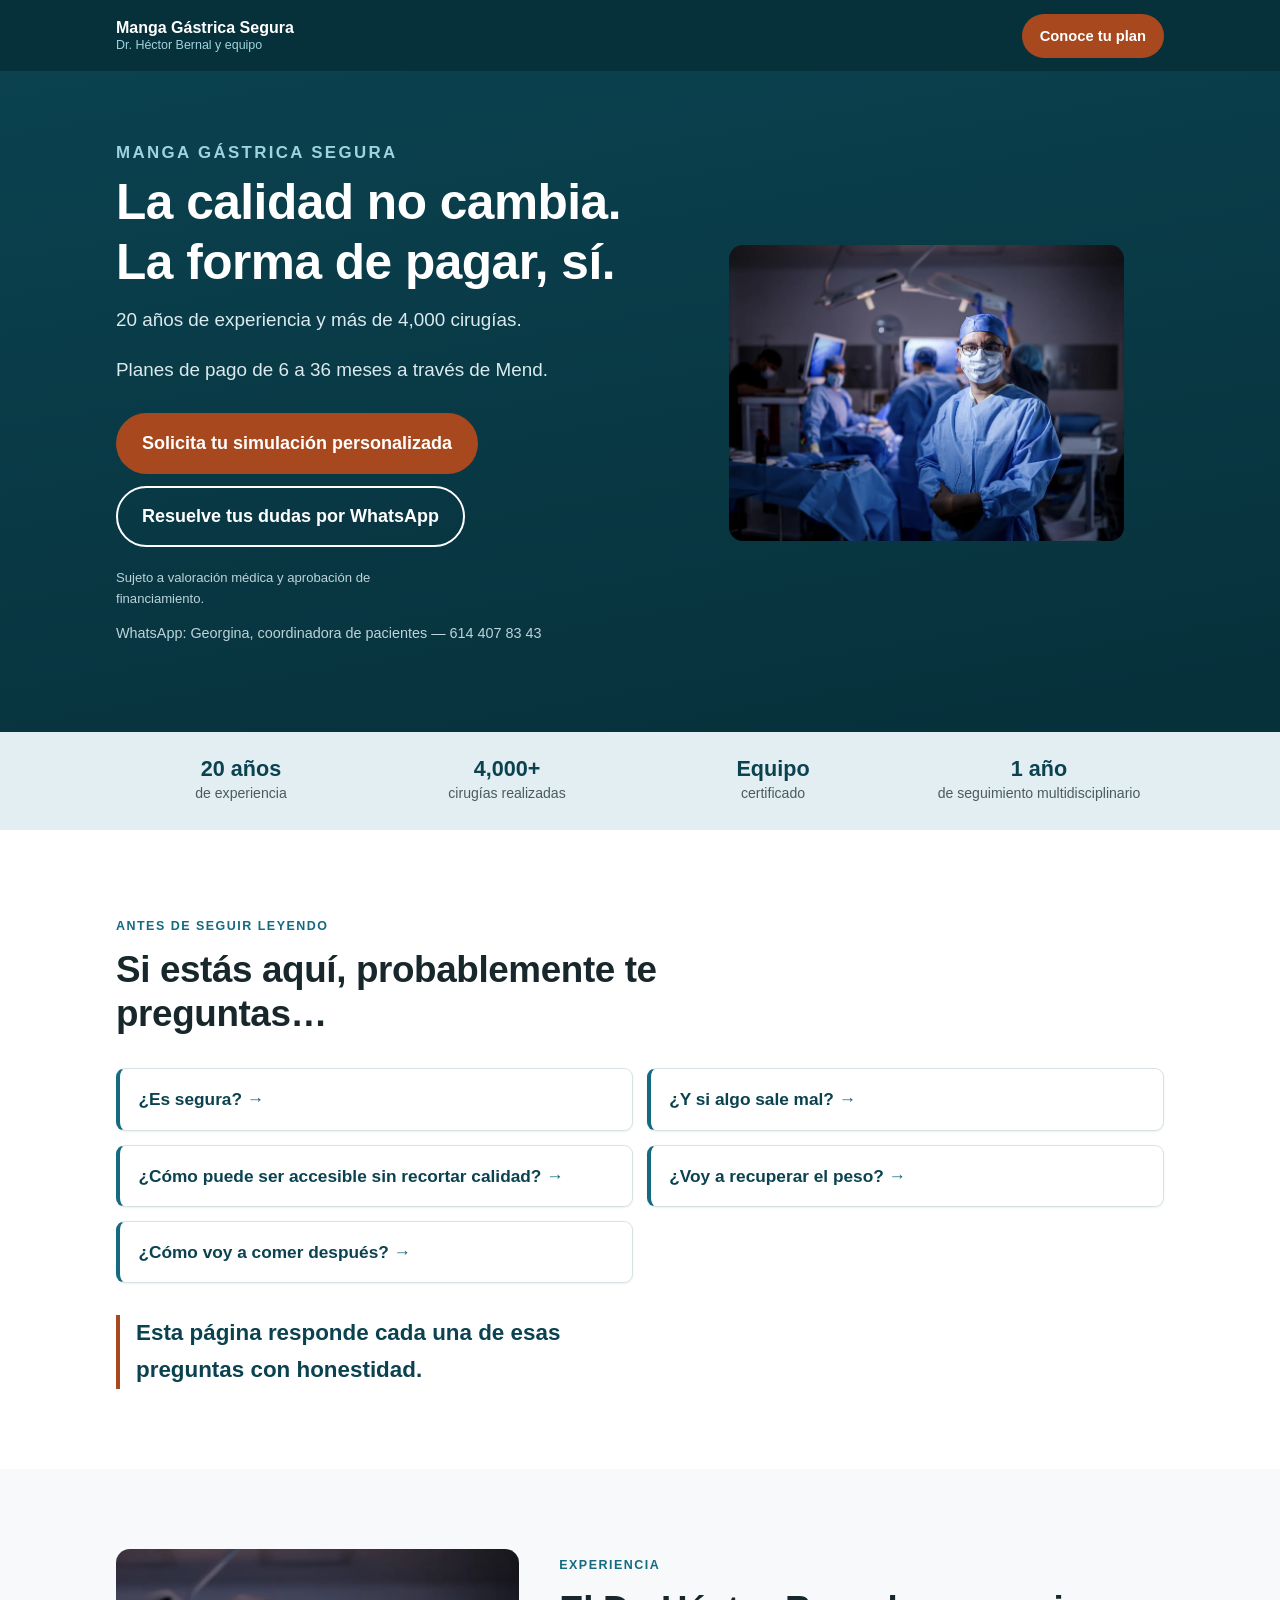
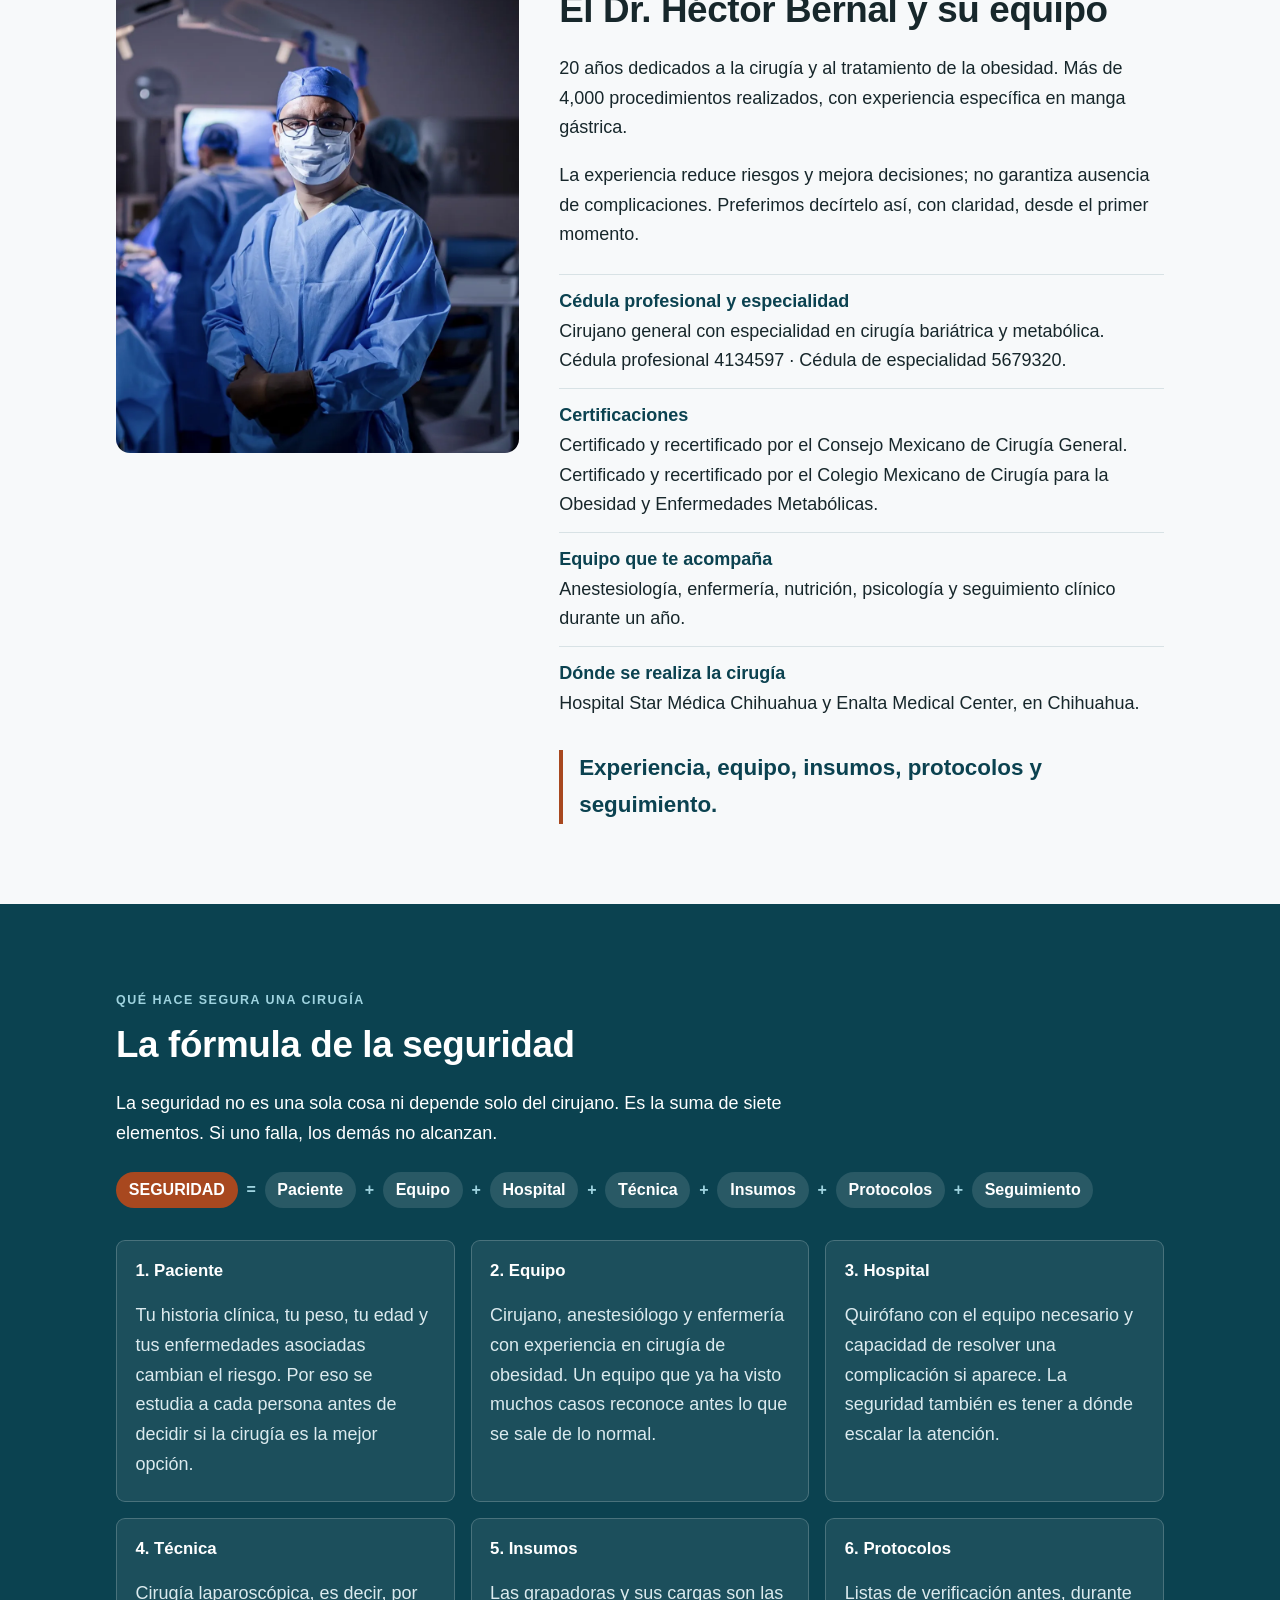
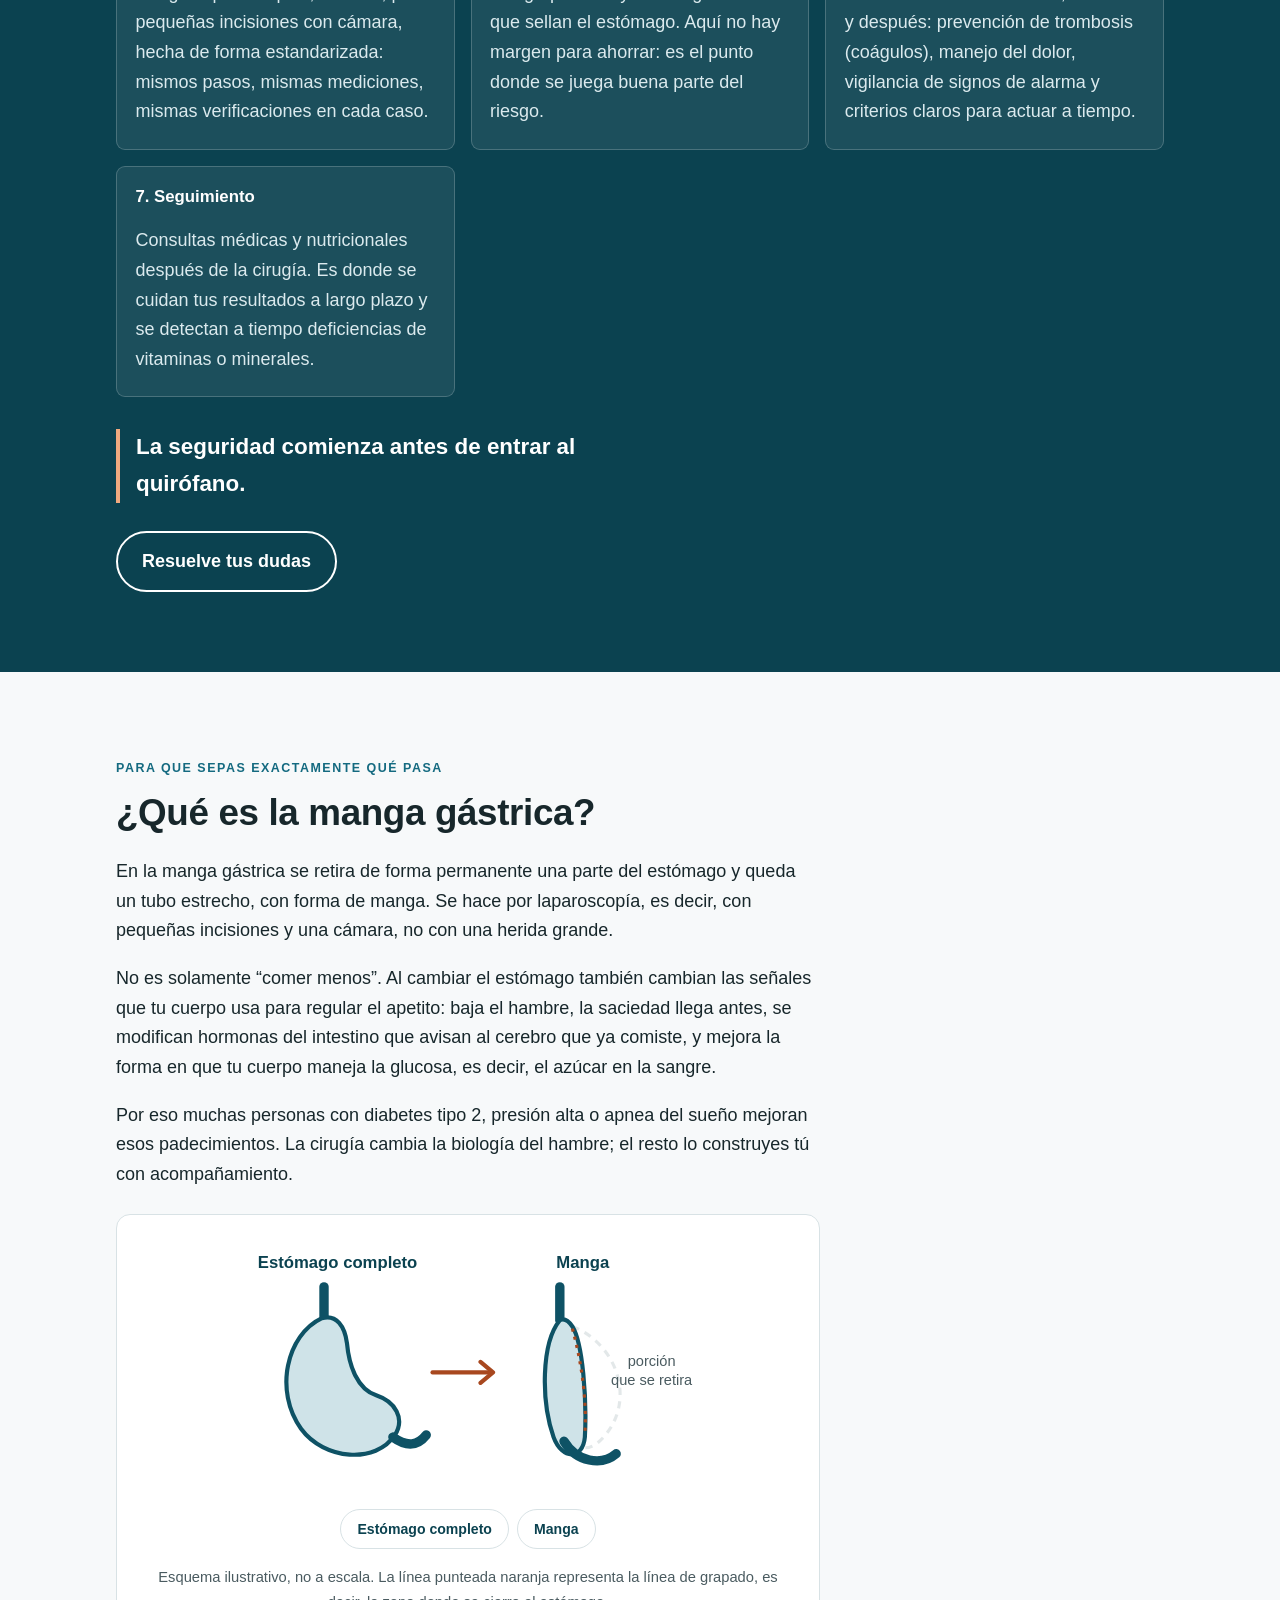
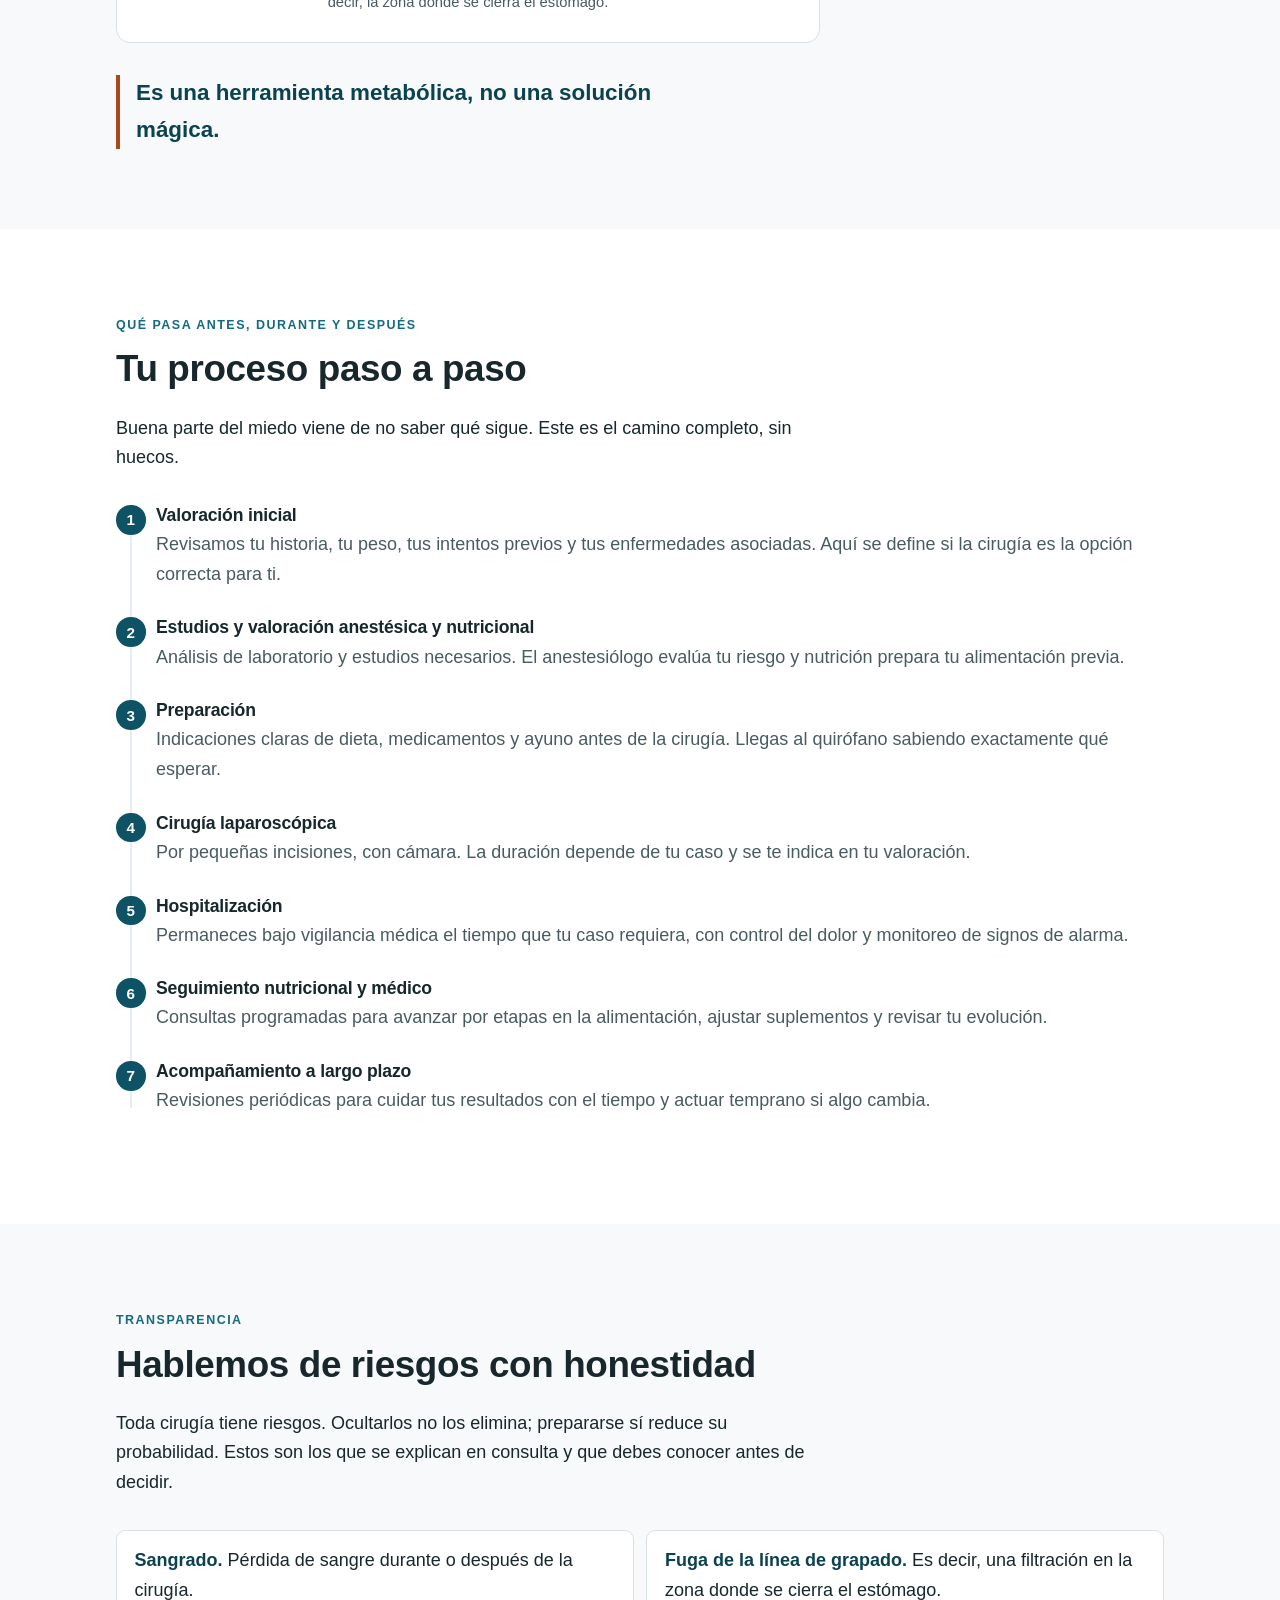
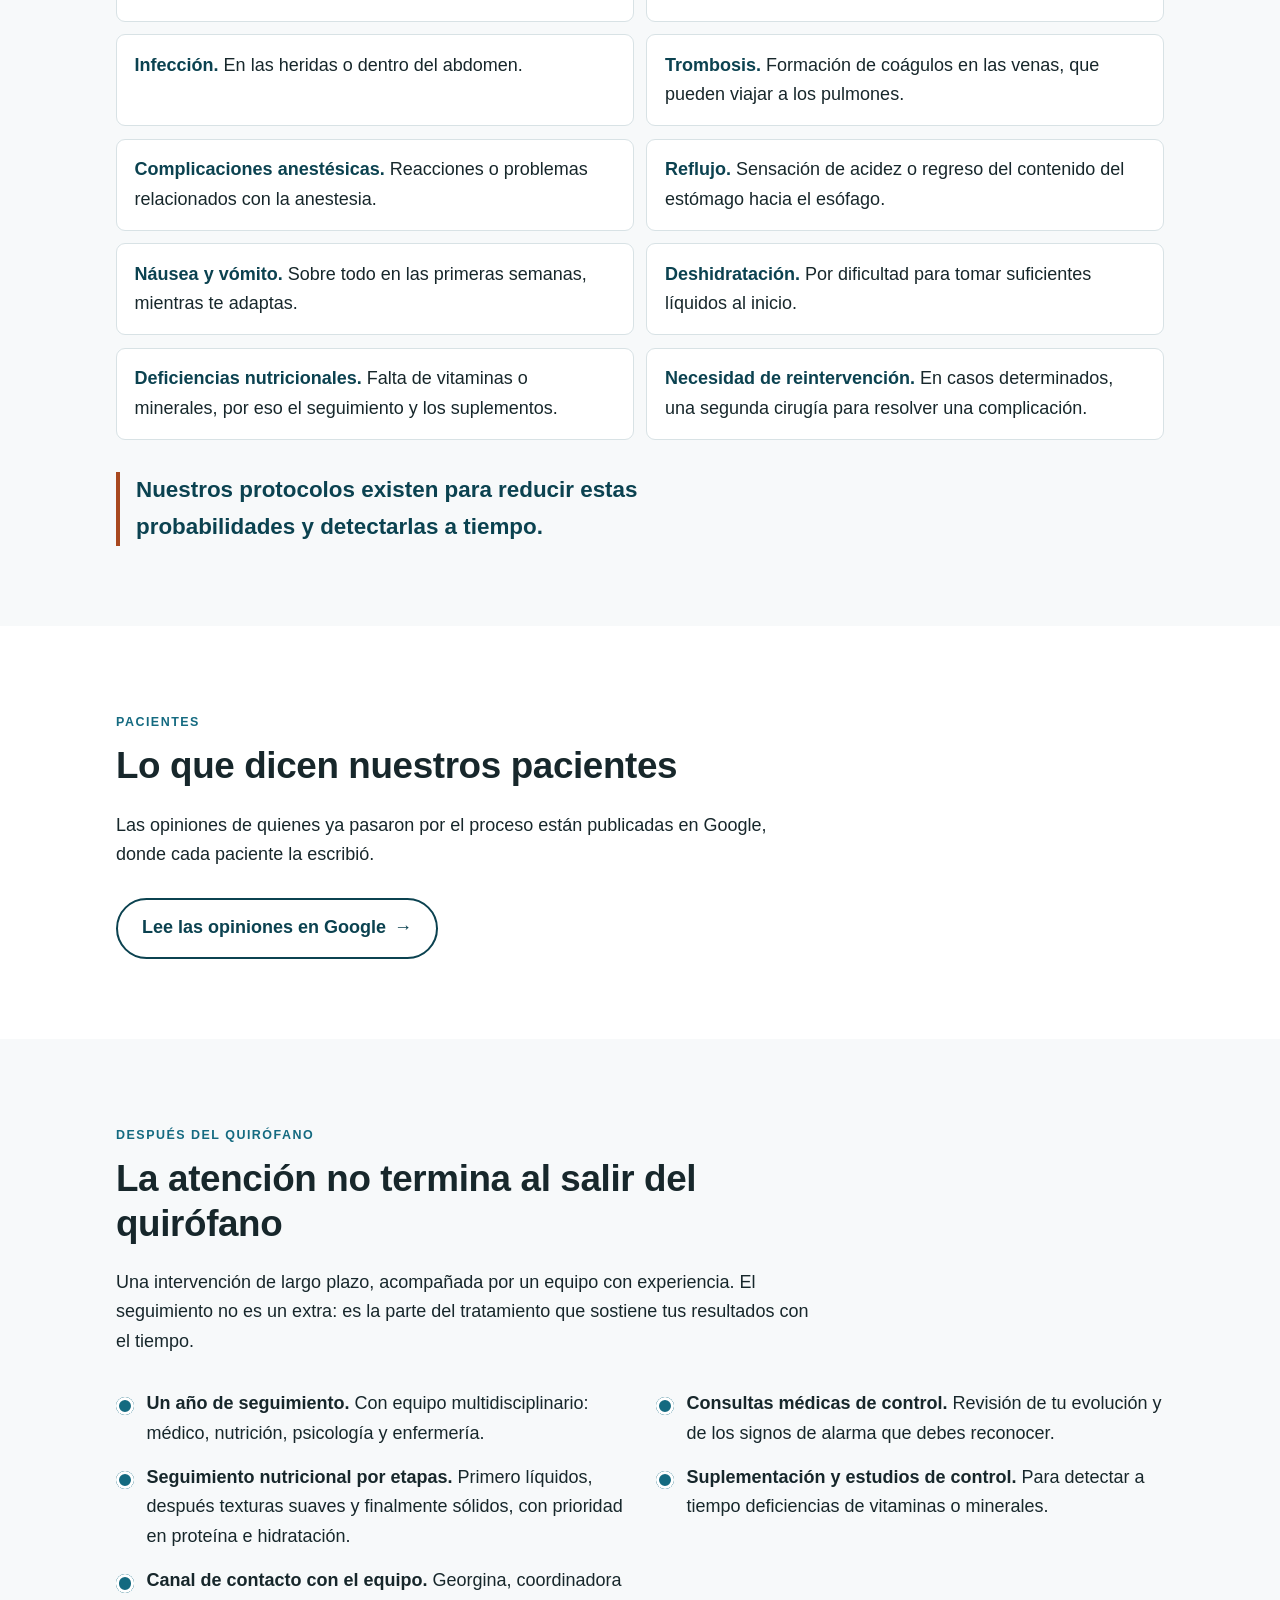
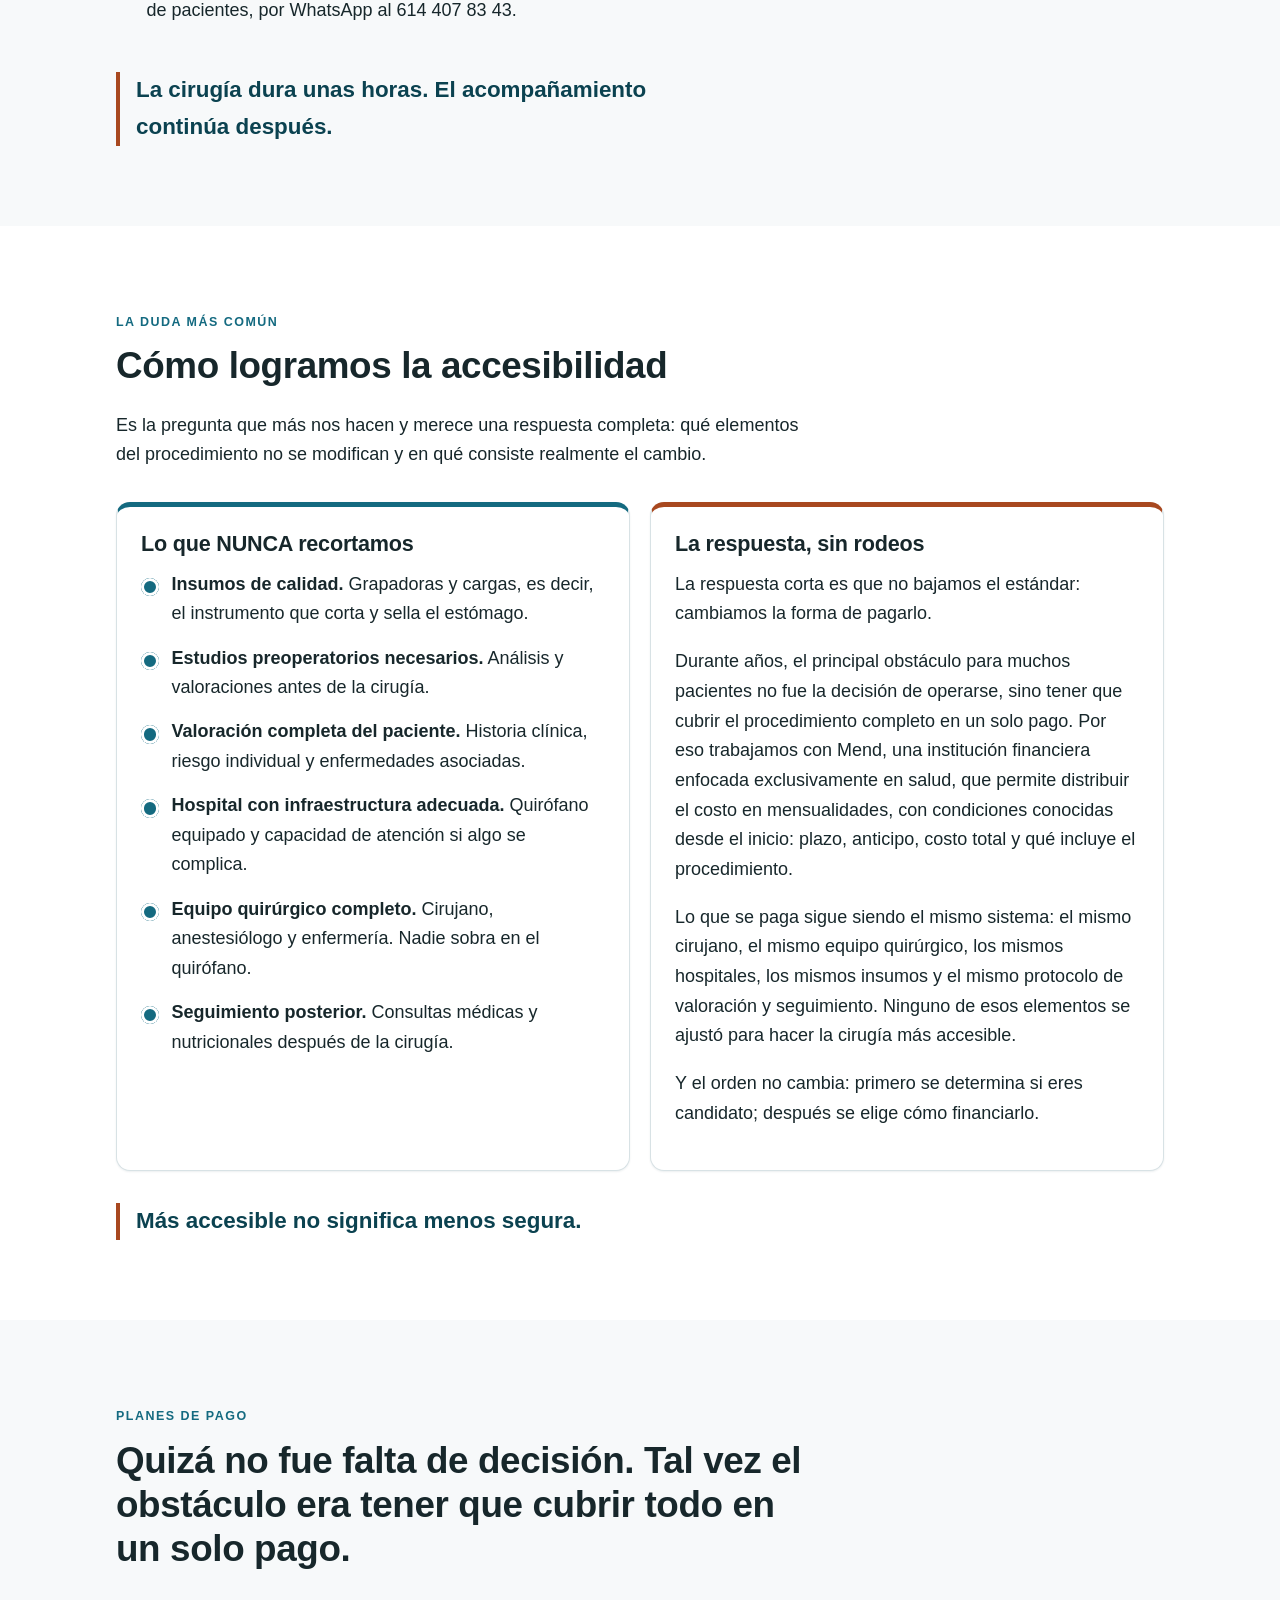
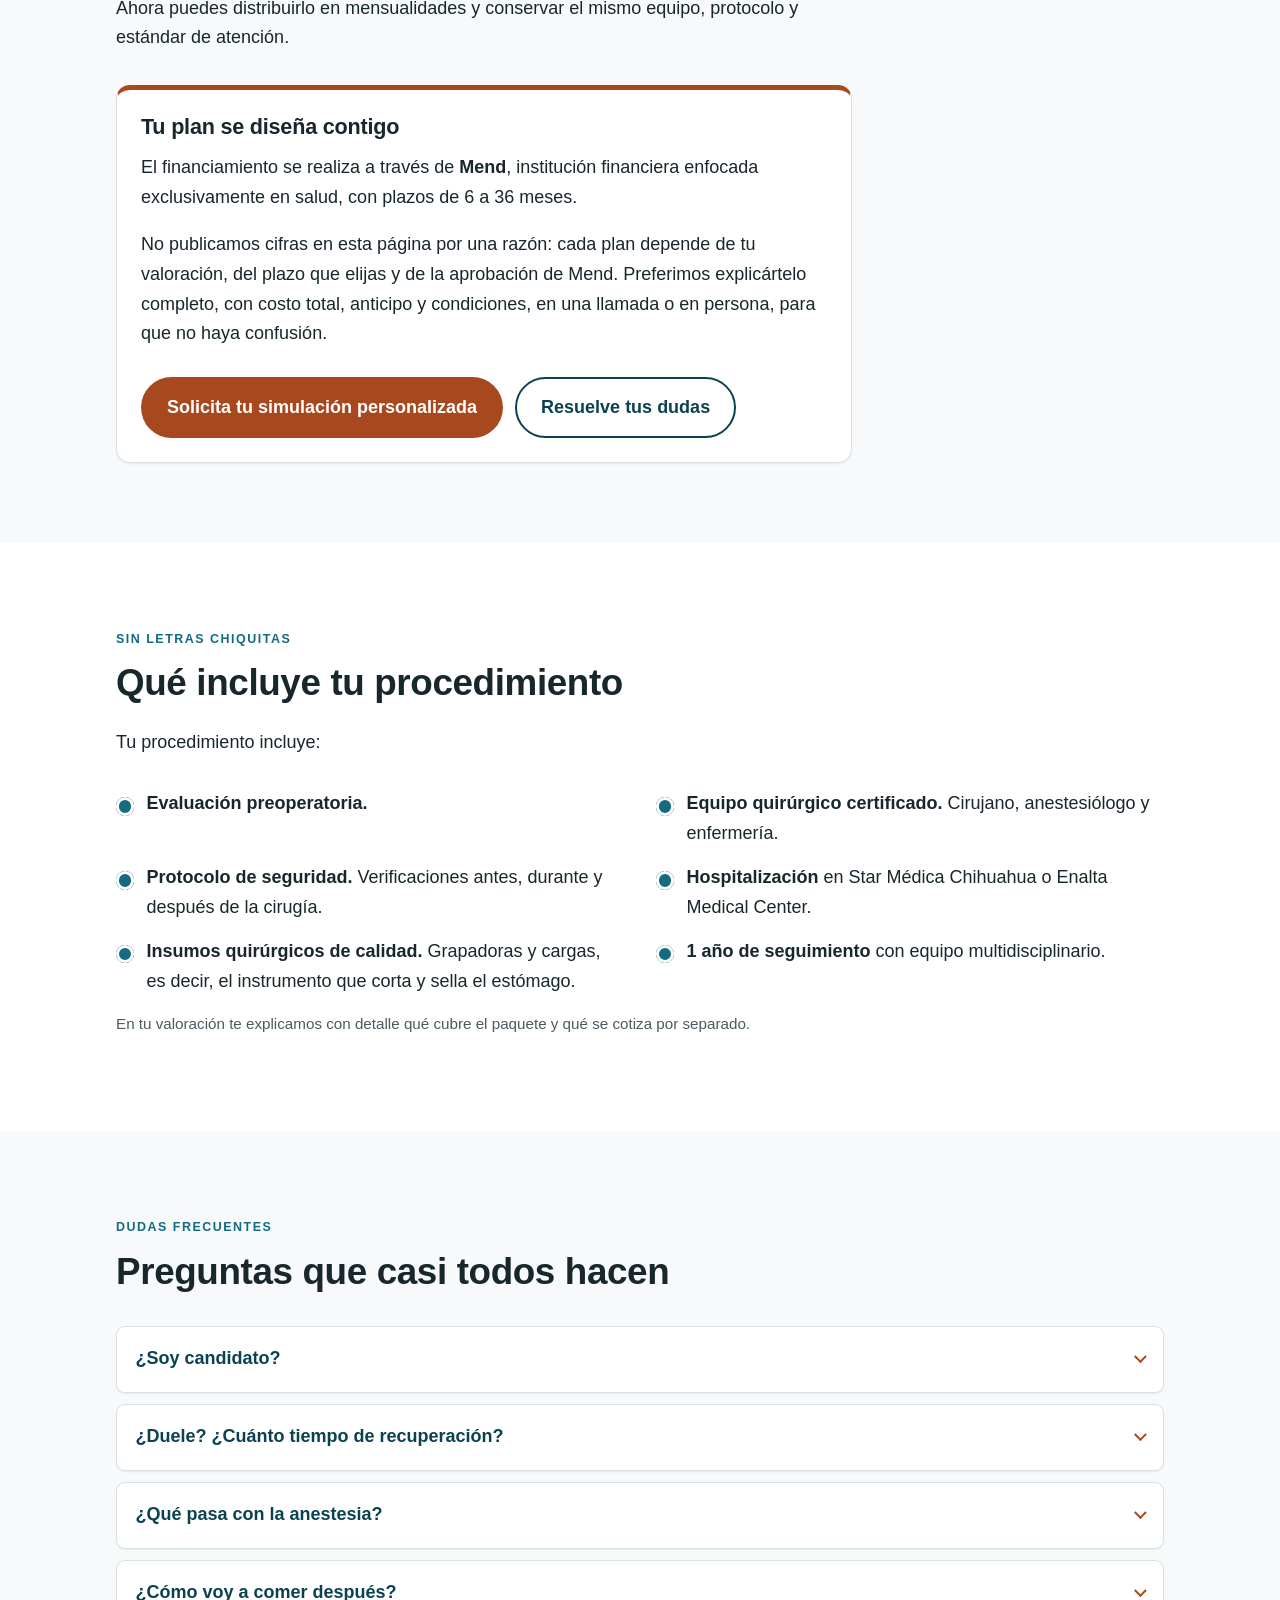
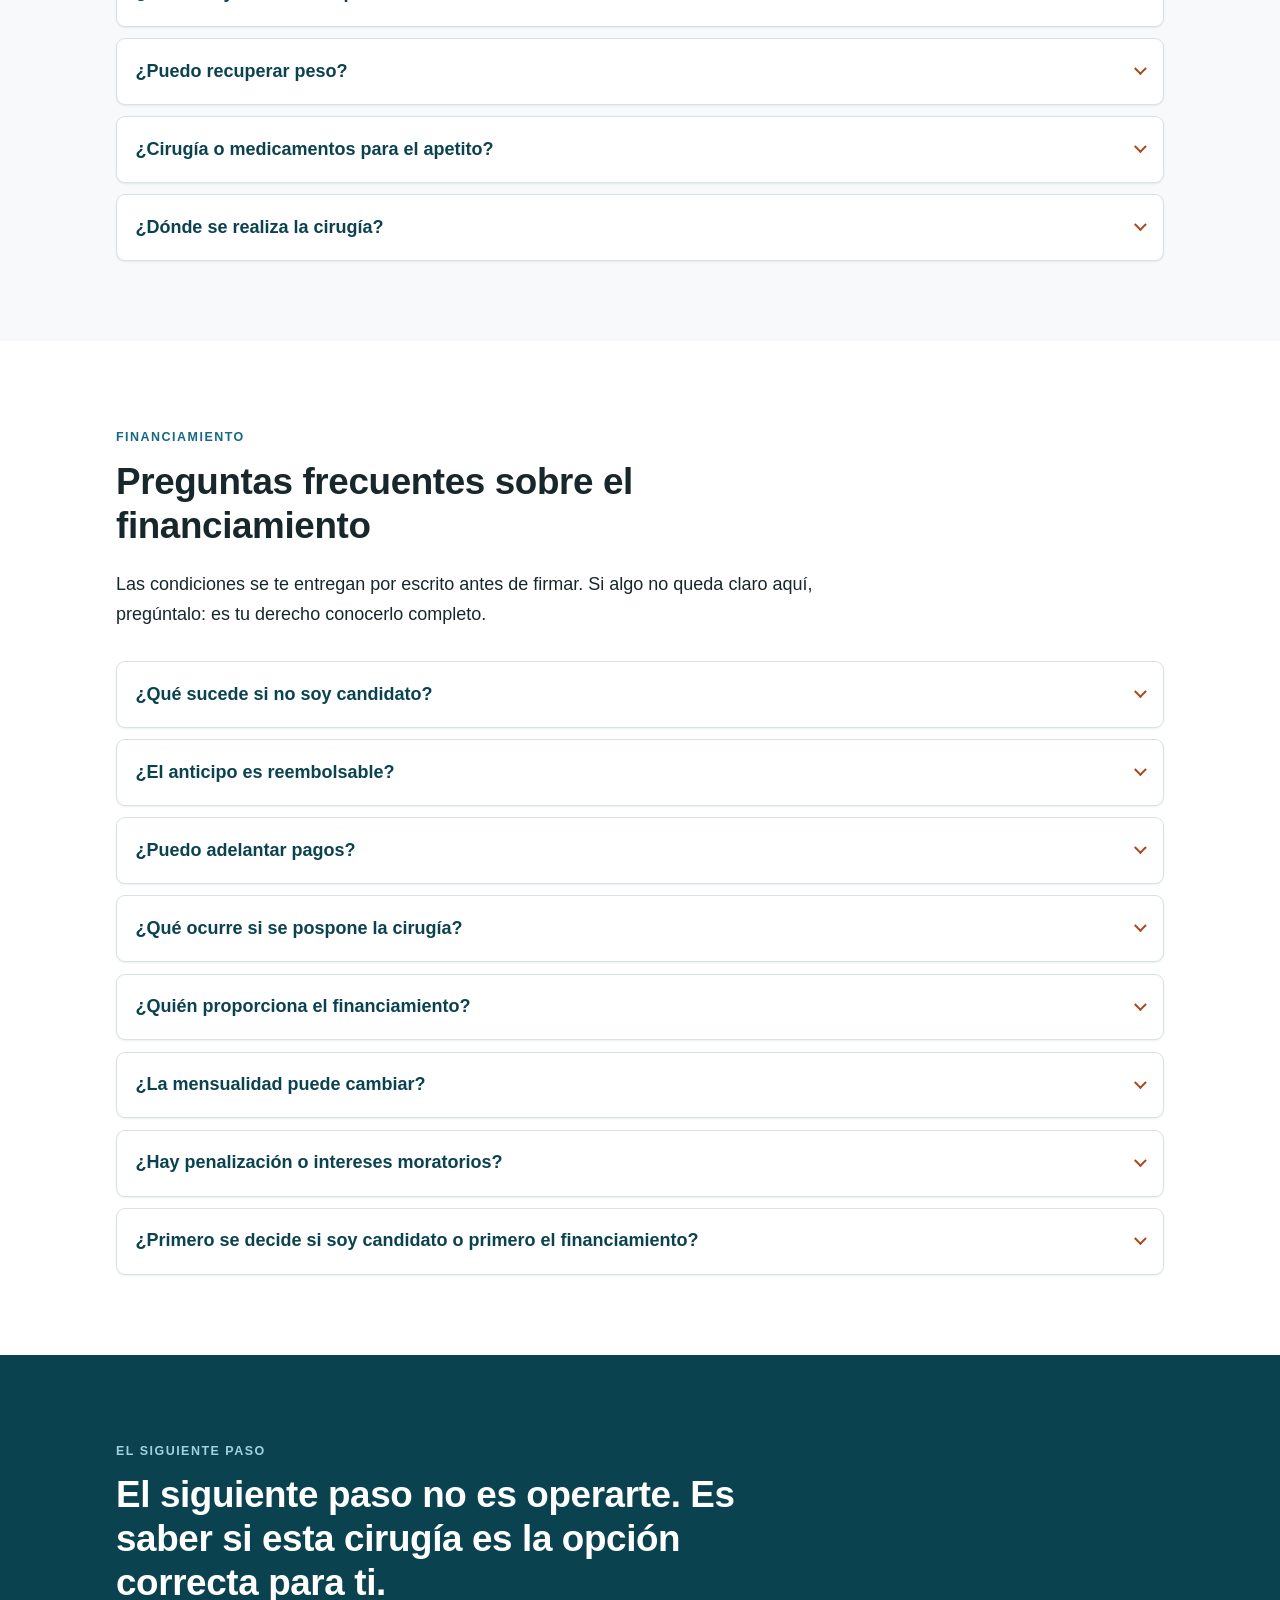
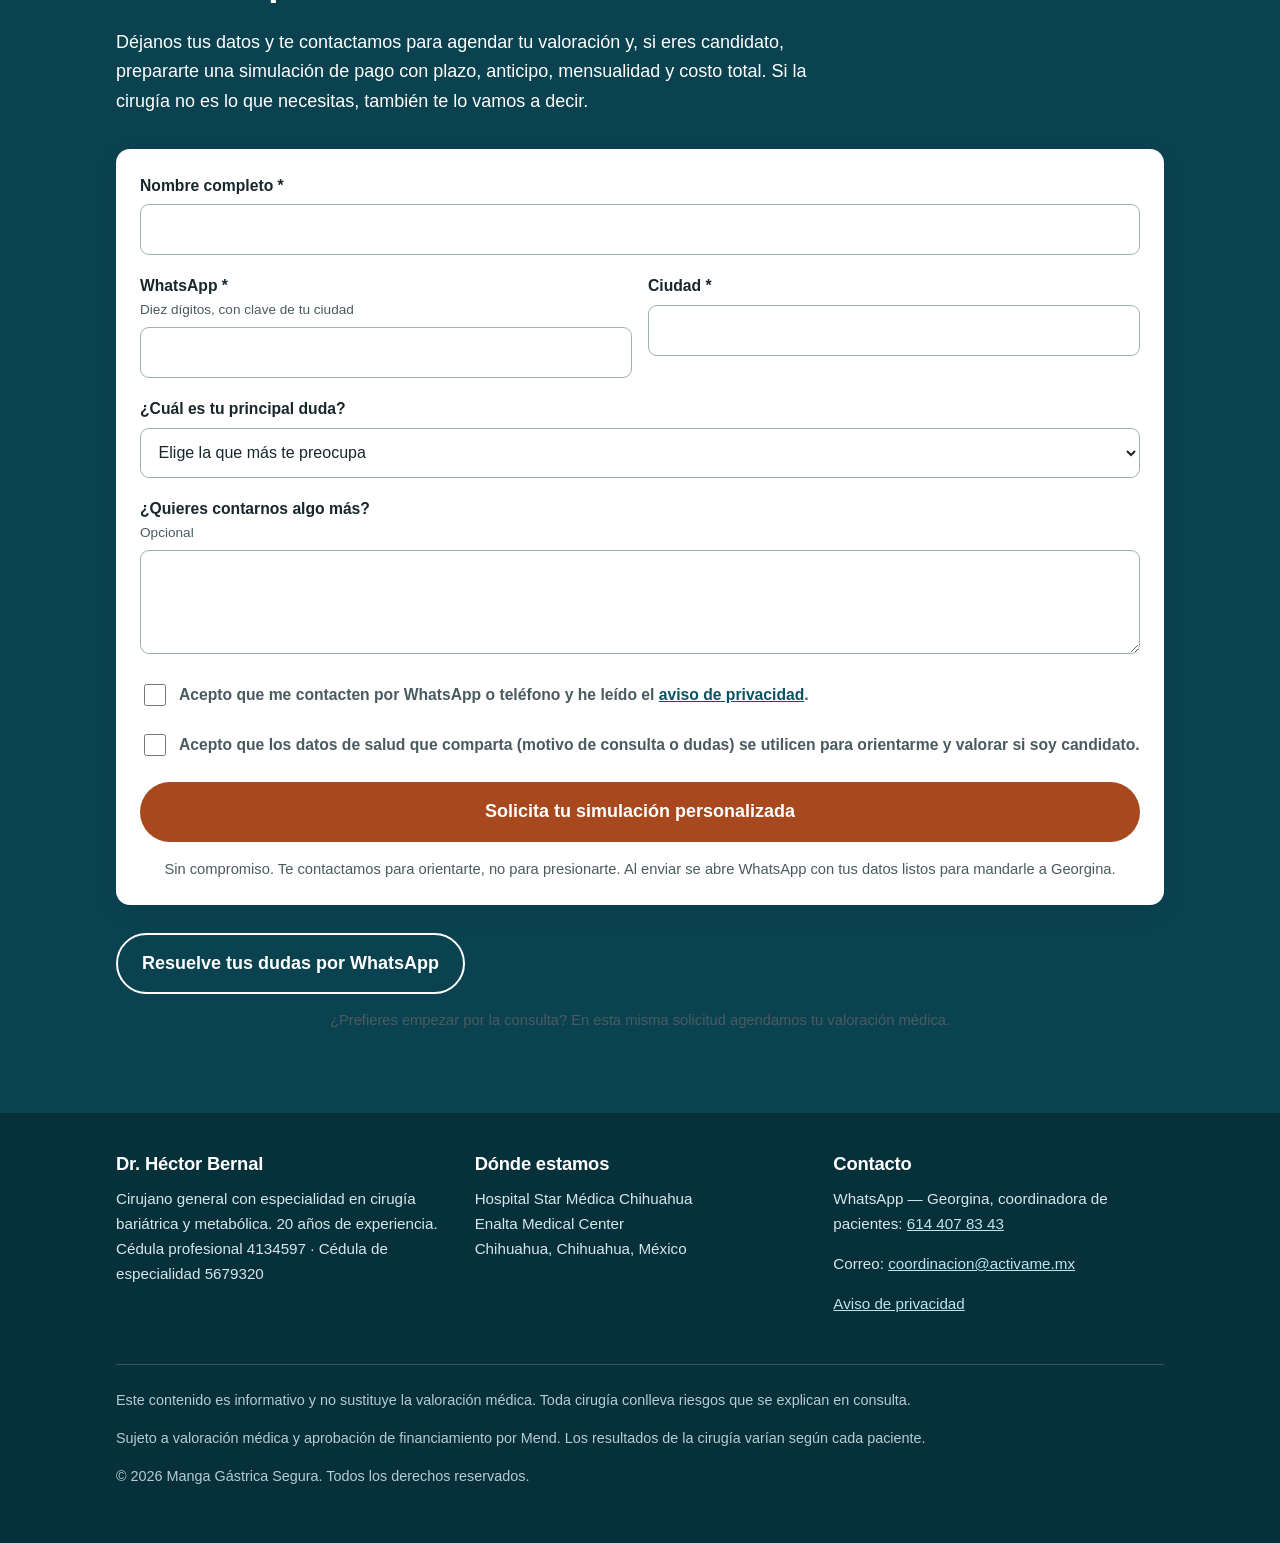
<file: index.html>
<!doctype html>
<html lang="es-MX">
<script>document.documentElement.className+=" js";</script>
<head>
<meta charset="utf-8">
<meta name="viewport" content="width=device-width, initial-scale=1">

<!-- URL PROVISIONAL de Vercel. Al pasar al dominio definitivo, cámbiese con
     python3 scripts/cambiar-url.py https://EL-DOMINIO — actualiza los 8 lugares
     donde aparece — y quítese el X-Robots-Tag noindex de vercel.json.
     VERIFICAR antes: disponibilidad del dominio mangagastricasegura.com. -->
<title>Manga Gástrica Segura en Chihuahua | Dr. Héctor Bernal</title>
<meta name="description" content="La calidad no cambia. La forma de pagar, sí. Manga gástrica en Chihuahua con 20 años de experiencia y más de 4,000 cirugías. Planes de pago de 6 a 36 meses a través de Mend. Sujeto a valoración médica y aprobación.">
<!-- DESPLIEGUE PROVISIONAL: no indexable. Al pasar al dominio definitivo hay que
     cambiar este robots a "index, follow" Y quitar el X-Robots-Tag de vercel.json
     y netlify.toml. Los dos van juntos: si se cambia solo uno, el sitio real sigue
     fuera de los buscadores. -->
<meta name="robots" content="noindex, nofollow">
<link rel="canonical" href="https://manga.activame.mx/">

<!-- Open Graph -->
<meta property="og:type" content="website">
<meta property="og:locale" content="es_MX">
<meta property="og:site_name" content="Manga Gástrica Segura">
<meta property="og:title" content="Manga Gástrica Segura | La calidad no cambia. La forma de pagar, sí.">
<meta property="og:description" content="No bajamos el estándar: cambiamos la forma de pagarlo. Manga gástrica en Chihuahua con 20 años de experiencia y planes de pago de 6 a 36 meses a través de Mend.">
<meta property="og:url" content="https://manga.activame.mx/">
<meta property="og:image" content="https://manga.activame.mx/assets/img/foto-equipo.jpg">
<meta property="og:image:width" content="1800">
<meta property="og:image:height" content="1200">
<meta property="og:image:alt" content="Dr. Héctor Bernal con su equipo quirúrgico">
<meta name="twitter:card" content="summary_large_image">

<!-- ANALÍTICA — pega aquí el script de Google Analytics 4 y el de Meta Pixel
     cuando existan sus identificadores. El archivo assets/js/analitica.js ya envía
     estos eventos en cuanto se instalen: click_cta_plan, click_cta_simulacion,
     click_cta_dudas, click_whatsapp, form_submit y faq_open. -->

<link rel="stylesheet" href="assets/css/styles.css">
<link rel="icon" href="data:image/svg+xml,<svg xmlns='http://www.w3.org/2000/svg' viewBox='0 0 100 100'><rect width='100' height='100' rx='20' fill='%230b4250'/><text x='50' y='68' font-size='56' font-family='sans-serif' font-weight='700' fill='white' text-anchor='middle'>M</text></svg>">
</head>
<body>

<a class="salta-al-contenido" href="#contenido">Saltar al contenido</a>

<!-- ============ ENCABEZADO ============ -->
<header class="encabezado">
  <div class="envoltura encabezado__fila">
    <a class="marca" href="#inicio">
      Manga Gástrica Segura
      <span>Dr. Héctor Bernal y equipo</span>
    </a>
    <a class="boton boton--primario" href="#planes" data-evento="click_cta_plan" data-ubicacion="encabezado">Conoce tu plan</a>
  </div>
</header>

<main id="contenido">

  <!-- ============ 1. HERO ============ -->
  <section class="hero" id="inicio">
    <div class="envoltura hero__fila">
      <div>
        <h1>
          <span class="hero__marca">Manga Gástrica Segura</span>
          La calidad no cambia. La forma de pagar, sí.
        </h1>
        <p class="hero__sub">
          20 años de experiencia y más de 4,000 cirugías.
        </p>
        <p class="hero__sub">
          Planes de pago de 6 a 36 meses a través de Mend.
        </p>
        <div class="grupo-botones">
          <a class="boton boton--primario" href="#valoracion" data-evento="click_cta_simulacion" data-ubicacion="hero">Solicita tu simulación personalizada</a>
          <a class="boton boton--secundario"
             href="https://wa.me/526144078343?text=Hola%2C%20quiero%20informaci%C3%B3n%20sobre%20una%20valoraci%C3%B3n%20para%20manga%20g%C3%A1strica."
             data-evento="click_whatsapp" data-ubicacion="hero" rel="noopener">Resuelve tus dudas por WhatsApp</a>
        </div>
        <p class="hero__legal">
          Sujeto a valoración médica y aprobación de financiamiento.
        </p>
        <p class="hero__pie">
          WhatsApp: Georgina, coordinadora de pacientes — 614 407 83 43
        </p>
      </div>

      <figure class="hero__media">
        <picture>
          <source srcset="assets/img/foto-equipo.webp" type="image/webp">
          <img src="assets/img/foto-equipo.jpg"
               alt="Dr. Héctor Bernal con su equipo quirúrgico"
               width="1800" height="1200" loading="eager" decoding="async" fetchpriority="high">
        </picture>
      </figure>
    </div>
  </section>

  <!-- Barra de confianza -->
  <section class="confianza" aria-label="Datos de respaldo del programa">
    <div class="envoltura">
      <ul class="confianza__lista">
        <li>
          <span class="confianza__dato" data-contador="20" data-sufijo=" años">20 años</span>
          <span class="confianza__texto">de experiencia</span>
        </li>
        <li>
          <span class="confianza__dato" data-contador="4000" data-miles="1" data-sufijo="+">4,000+</span>
          <span class="confianza__texto">cirugías realizadas</span>
        </li>
        <li>
          <span class="confianza__dato">Equipo</span>
          <span class="confianza__texto">certificado</span>
        </li>
        <li>
          <span class="confianza__dato" data-contador="1" data-sufijo=" año">1 año</span>
          <span class="confianza__texto">de seguimiento multidisciplinario</span>
        </li>
      </ul>
    </div>
  </section>

  <!-- ============ EMPATÍA ============ -->
  <section class="seccion" aria-labelledby="t-empatia">
    <div class="envoltura">
      <div class="seccion__intro">
        <span class="etiqueta-seccion">Antes de seguir leyendo</span>
        <h2 id="t-empatia">Si estás aquí, probablemente te preguntas…</h2>
      </div>
      <ul class="empatia__lista">
        <li><a href="#seguridad" data-pregunta>¿Es segura?</a></li>
        <li><a href="#riesgos" data-pregunta>¿Y si algo sale mal?</a></li>
        <li><a href="#accesibilidad" data-pregunta>¿Cómo puede ser accesible sin recortar calidad?</a></li>
        <li><a href="#faq-recuperar-peso" data-pregunta>¿Voy a recuperar el peso?</a></li>
        <li><a href="#faq-comer-despues" data-pregunta>¿Cómo voy a comer después?</a></li>
      </ul>
      <p class="destacado">Esta página responde cada una de esas preguntas con honestidad.</p>
    </div>
  </section>

  <!-- ============ 2. EXPERIENCIA ============ -->
  <section class="seccion seccion--hueso" aria-labelledby="t-doctor">
    <div class="envoltura perfil">
      <figure>
        <picture>
          <source srcset="assets/img/foto-dr-bernal.webp" type="image/webp">
          <img src="assets/img/foto-dr-bernal.jpg"
               alt="Dr. Héctor Bernal, cirujano bariátrico"
               width="1000" height="1250" loading="lazy" decoding="async">
        </picture>
      </figure>

      <div>
        <span class="etiqueta-seccion">Experiencia</span>
        <h2 id="t-doctor">El Dr. Héctor Bernal y su equipo</h2>
        <p>
          20 años dedicados a la cirugía y al tratamiento de la obesidad. Más de 4,000
          procedimientos realizados, con experiencia específica en manga gástrica.
        </p>
        <p>
          La experiencia reduce riesgos y mejora decisiones; no garantiza ausencia de complicaciones.
          Preferimos decírtelo así, con claridad, desde el primer momento.
        </p>

        <ul class="perfil__datos">
          <li>
            <strong>Cédula profesional y especialidad</strong>
            Cirujano general con especialidad en cirugía bariátrica y metabólica.
            Cédula profesional 4134597 · Cédula de especialidad 5679320.
          </li>
          <li>
            <strong>Certificaciones</strong>
            Certificado y recertificado por el Consejo Mexicano de Cirugía General.
            Certificado y recertificado por el Colegio Mexicano de Cirugía para la Obesidad
            y Enfermedades Metabólicas.
          </li>
          <li>
            <strong>Equipo que te acompaña</strong>
            Anestesiología, enfermería, nutrición, psicología y seguimiento clínico durante un año.
          </li>
          <li>
            <strong>Dónde se realiza la cirugía</strong>
            Hospital Star Médica Chihuahua y Enalta Medical Center, en Chihuahua.
          </li>
        </ul>

        <p class="destacado">Experiencia, equipo, insumos, protocolos y seguimiento.</p>
      </div>
    </div>
  </section>

  <!-- ============ 3. SEGURIDAD ============ -->
  <section class="seccion seccion--azul" id="seguridad" aria-labelledby="t-formula">
    <div class="envoltura">
      <div class="seccion__intro">
        <span class="etiqueta-seccion">Qué hace segura una cirugía</span>
        <h2 id="t-formula">La fórmula de la seguridad</h2>
        <p>
          La seguridad no es una sola cosa ni depende solo del cirujano. Es la suma de siete
          elementos. Si uno falla, los demás no alcanzan.
        </p>
      </div>

      <p class="formula" aria-hidden="true">
        <span class="formula__titulo">SEGURIDAD</span>
        <span class="formula__igual">=</span>
        <span class="formula__pieza" data-termino="paciente">Paciente</span><span class="formula__mas">+</span>
        <span class="formula__pieza" data-termino="equipo">Equipo</span><span class="formula__mas">+</span>
        <span class="formula__pieza" data-termino="hospital">Hospital</span><span class="formula__mas">+</span>
        <span class="formula__pieza" data-termino="tecnica">Técnica</span><span class="formula__mas">+</span>
        <span class="formula__pieza" data-termino="insumos">Insumos</span><span class="formula__mas">+</span>
        <span class="formula__pieza" data-termino="protocolos">Protocolos</span><span class="formula__mas">+</span>
        <span class="formula__pieza" data-termino="seguimiento">Seguimiento</span>
      </p>
      <p class="solo-lectores">
        Seguridad es igual a paciente, más equipo, más hospital, más técnica, más insumos,
        más protocolos, más seguimiento.
      </p>

      <div class="acordeon">
        <details class="pieza" data-termino="paciente" id="pieza-paciente" open>
          <summary>1. Paciente</summary>
          <p class="pieza__cuerpo">
            Tu historia clínica, tu peso, tu edad y tus enfermedades asociadas cambian el riesgo.
            Por eso se estudia a cada persona antes de decidir si la cirugía es la mejor opción.
          </p>
        </details>
        <details class="pieza" data-termino="equipo" id="pieza-equipo">
          <summary>2. Equipo</summary>
          <p class="pieza__cuerpo">
            Cirujano, anestesiólogo y enfermería con experiencia en cirugía de obesidad.
            Un equipo que ya ha visto muchos casos reconoce antes lo que se sale de lo normal.
          </p>
        </details>
        <details class="pieza" data-termino="hospital" id="pieza-hospital">
          <summary>3. Hospital</summary>
          <p class="pieza__cuerpo">
            Quirófano con el equipo necesario y capacidad de resolver una complicación si aparece.
            La seguridad también es tener a dónde escalar la atención.
          </p>
        </details>
        <details class="pieza" data-termino="tecnica" id="pieza-tecnica">
          <summary>4. Técnica</summary>
          <p class="pieza__cuerpo">
            Cirugía laparoscópica, es decir, por pequeñas incisiones con cámara, hecha de forma
            estandarizada: mismos pasos, mismas mediciones, mismas verificaciones en cada caso.
          </p>
        </details>
        <details class="pieza" data-termino="insumos" id="pieza-insumos">
          <summary>5. Insumos</summary>
          <p class="pieza__cuerpo">
            Las grapadoras y sus cargas son las que sellan el estómago. Aquí no hay margen para
            ahorrar: es el punto donde se juega buena parte del riesgo.
          </p>
        </details>
        <details class="pieza" data-termino="protocolos" id="pieza-protocolos">
          <summary>6. Protocolos</summary>
          <p class="pieza__cuerpo">
            Listas de verificación antes, durante y después: prevención de trombosis (coágulos),
            manejo del dolor, vigilancia de signos de alarma y criterios claros para actuar a tiempo.
          </p>
        </details>
        <details class="pieza" data-termino="seguimiento" id="pieza-seguimiento">
          <summary>7. Seguimiento</summary>
          <p class="pieza__cuerpo">
            Consultas médicas y nutricionales después de la cirugía. Es donde se cuidan tus
            resultados a largo plazo y se detectan a tiempo deficiencias de vitaminas o minerales.
          </p>
        </details>
      </div>

      <p class="destacado">La seguridad comienza antes de entrar al quirófano.</p>

      <div class="grupo-botones">
        <a class="boton boton--secundario" href="#faq" data-evento="click_cta_dudas" data-ubicacion="seguridad">Resuelve tus dudas</a>
      </div>
    </div>
  </section>

  <!-- ============ ¿QUÉ ES LA MANGA GÁSTRICA? ============ -->
  <section class="seccion seccion--hueso" aria-labelledby="t-que-es">
    <div class="envoltura">
      <div class="seccion__intro">
        <span class="etiqueta-seccion">Para que sepas exactamente qué pasa</span>
        <h2 id="t-que-es">¿Qué es la manga gástrica?</h2>
        <p>
          En la manga gástrica se retira de forma permanente una parte del estómago y queda un
          tubo estrecho, con forma de manga. Se hace por laparoscopía, es decir, con pequeñas
          incisiones y una cámara, no con una herida grande.
        </p>
        <p>
          No es solamente “comer menos”. Al cambiar el estómago también cambian las señales que
          tu cuerpo usa para regular el apetito: baja el hambre, la saciedad llega antes, se
          modifican hormonas del intestino que avisan al cerebro que ya comiste, y mejora la
          forma en que tu cuerpo maneja la glucosa, es decir, el azúcar en la sangre.
        </p>
        <p>
          Por eso muchas personas con diabetes tipo 2, presión alta o apnea del sueño mejoran esos
          padecimientos. La cirugía cambia la biología del hambre; el resto lo construyes tú con
          acompañamiento.
        </p>

        <figure class="esquema">
          <svg viewBox="0 0 460 240" role="img" aria-labelledby="titulo-esquema desc-esquema" class="esquema__svg">
            <title id="titulo-esquema">Esquema comparativo del estómago antes y después de la manga gástrica</title>
            <desc id="desc-esquema">
              A la izquierda, el estómago completo, con forma de bolsa amplia. A la derecha, la
              manga: el mismo estómago convertido en un tubo estrecho y vertical; la parte
              punteada representa la porción que se retira.
            </desc>

            <!-- ESTÓMAGO COMPLETO -->
            <g class="esq-grupo" data-estado="completo">
              <text x="105" y="24" text-anchor="middle" font-family="sans-serif" font-size="16" font-weight="700" fill="#0b4250">Estómago completo</text>
              <!-- esófago -->
              <path d="M92 42 L92 74" stroke="#0e5265" stroke-width="9" stroke-linecap="round" fill="none"/>
              <!-- cuerpo del estómago -->
              <path class="esq-trazo" d="M90 72 C 56 88, 44 142, 70 178 C 92 208, 142 212, 160 184 C 170 168, 160 152, 142 146 C 124 140, 116 118, 114 96 C 112 80, 104 68, 90 72 Z"
                    fill="#cfe3e8" stroke="#0e5265" stroke-width="4" stroke-linejoin="round"/>
              <!-- salida (duodeno) -->
              <path d="M158 186 C 172 196, 182 194, 190 184" stroke="#0e5265" stroke-width="9" stroke-linecap="round" fill="none"/>
            </g>

            <!-- flecha -->
            <g>
              <path d="M196 124 L252 124" stroke="#a8481f" stroke-width="4" stroke-linecap="round"/>
              <path d="M242 114 L254 124 L242 134" fill="none" stroke="#a8481f" stroke-width="4" stroke-linecap="round" stroke-linejoin="round"/>
            </g>

            <!-- MANGA -->
            <g class="esq-grupo" data-estado="manga">
              <text x="340" y="24" text-anchor="middle" font-family="sans-serif" font-size="16" font-weight="700" fill="#0b4250">Manga</text>
              <!-- esófago -->
              <path d="M318 42 L318 74" stroke="#0e5265" stroke-width="9" stroke-linecap="round" fill="none"/>
              <!-- porción retirada, punteada -->
              <path class="esq-retirada" d="M330 80 C 372 96, 392 150, 360 186 C 344 204, 330 196, 330 180 Z"
                    fill="#ffffff" stroke="#93a7ac" stroke-width="3" stroke-dasharray="7 6" stroke-linejoin="round"/>
              <!-- manga -->
              <path class="esq-trazo" d="M318 74 C 300 96, 300 152, 312 186 C 320 208, 340 208, 342 186 C 344 150, 340 96, 330 80 C 326 74, 322 72, 318 74 Z"
                    fill="#cfe3e8" stroke="#0e5265" stroke-width="4" stroke-linejoin="round"/>
              <!-- línea de grapado -->
              <path class="esq-grapado" d="M330 82 C 340 118, 344 156, 342 184" stroke="#a8481f" stroke-width="3" stroke-dasharray="3 5" fill="none"/>
              <!-- salida -->
              <path d="M322 190 C 334 210, 358 214, 372 202" stroke="#0e5265" stroke-width="9" stroke-linecap="round" fill="none"/>
              <text x="406" y="118" text-anchor="middle" font-family="sans-serif" font-size="14" fill="#4a5b60">porción</text>
              <text x="406" y="136" text-anchor="middle" font-family="sans-serif" font-size="14" fill="#4a5b60">que se retira</text>
            </g>
          </svg>
          <!-- Los botones sólo enfatizan una mitad del esquema: no ocultan la otra, para que
               la comparación entre el estómago completo y la manga siga leyéndose entera. Los
               añade el JavaScript, así que sin él el esquema se ve completo, como hasta ahora. -->
          <div class="esquema__controles" hidden>
            <button type="button" class="esquema__boton" data-esquema="completo" aria-pressed="false">Estómago completo</button>
            <button type="button" class="esquema__boton" data-esquema="manga" aria-pressed="false">Manga</button>
          </div>
          <figcaption>
            Esquema ilustrativo, no a escala. La línea punteada naranja representa la línea de
            grapado, es decir, la zona donde se cierra el estómago.
          </figcaption>
        </figure>

        <p class="destacado">Es una herramienta metabólica, no una solución mágica.</p>
      </div>
    </div>
  </section>

  <!-- ============ PROCESO ============ -->
  <section class="seccion" aria-labelledby="t-proceso">
    <div class="envoltura">
      <div class="seccion__intro">
        <span class="etiqueta-seccion">Qué pasa antes, durante y después</span>
        <h2 id="t-proceso">Tu proceso paso a paso</h2>
        <p>
          Buena parte del miedo viene de no saber qué sigue. Este es el camino completo, sin huecos.
        </p>
      </div>

      <ol class="proceso">
        <li>
          <h3>Valoración inicial</h3>
          <p>Revisamos tu historia, tu peso, tus intentos previos y tus enfermedades asociadas. Aquí se define si la cirugía es la opción correcta para ti.</p>
        </li>
        <li>
          <h3>Estudios y valoración anestésica y nutricional</h3>
          <p>Análisis de laboratorio y estudios necesarios. El anestesiólogo evalúa tu riesgo y nutrición prepara tu alimentación previa.</p>
        </li>
        <li>
          <h3>Preparación</h3>
          <p>Indicaciones claras de dieta, medicamentos y ayuno antes de la cirugía. Llegas al quirófano sabiendo exactamente qué esperar.</p>
        </li>
        <li>
          <h3>Cirugía laparoscópica</h3>
          <p>Por pequeñas incisiones, con cámara. La duración depende de tu caso y se te indica en tu valoración.</p>
        </li>
        <li>
          <h3>Hospitalización</h3>
          <p>Permaneces bajo vigilancia médica el tiempo que tu caso requiera, con control del dolor y monitoreo de signos de alarma.</p>
        </li>
        <li>
          <h3>Seguimiento nutricional y médico</h3>
          <p>Consultas programadas para avanzar por etapas en la alimentación, ajustar suplementos y revisar tu evolución.</p>
        </li>
        <li>
          <h3>Acompañamiento a largo plazo</h3>
          <p>Revisiones periódicas para cuidar tus resultados con el tiempo y actuar temprano si algo cambia.</p>
        </li>
      </ol>
    </div>
  </section>

  <!-- ============ RIESGOS ============ -->
  <section class="seccion seccion--hueso" id="riesgos" aria-labelledby="t-riesgos">
    <div class="envoltura">
      <div class="seccion__intro">
        <span class="etiqueta-seccion">Transparencia</span>
        <h2 id="t-riesgos">Hablemos de riesgos con honestidad</h2>
        <p>
          Toda cirugía tiene riesgos. Ocultarlos no los elimina; prepararse sí reduce su probabilidad.
          Estos son los que se explican en consulta y que debes conocer antes de decidir.
        </p>
      </div>

      <ul class="riesgos__lista">
        <li><strong>Sangrado.</strong> Pérdida de sangre durante o después de la cirugía.</li>
        <li><strong>Fuga de la línea de grapado.</strong> Es decir, una filtración en la zona donde se cierra el estómago.</li>
        <li><strong>Infección.</strong> En las heridas o dentro del abdomen.</li>
        <li><strong>Trombosis.</strong> Formación de coágulos en las venas, que pueden viajar a los pulmones.</li>
        <li><strong>Complicaciones anestésicas.</strong> Reacciones o problemas relacionados con la anestesia.</li>
        <li><strong>Reflujo.</strong> Sensación de acidez o regreso del contenido del estómago hacia el esófago.</li>
        <li><strong>Náusea y vómito.</strong> Sobre todo en las primeras semanas, mientras te adaptas.</li>
        <li><strong>Deshidratación.</strong> Por dificultad para tomar suficientes líquidos al inicio.</li>
        <li><strong>Deficiencias nutricionales.</strong> Falta de vitaminas o minerales, por eso el seguimiento y los suplementos.</li>
        <li><strong>Necesidad de reintervención.</strong> En casos determinados, una segunda cirugía para resolver una complicación.</li>
      </ul>

      <p class="destacado">Nuestros protocolos existen para reducir estas probabilidades y detectarlas a tiempo.</p>
    </div>
  </section>

  <!-- ============ RESEÑAS ============
       No se copian textos de reseñas a la página ni se publican cifras de calificación o
       número de opiniones: cambian y quedarían desactualizadas. Se enlaza a Google. -->
  <section class="seccion" aria-labelledby="t-resenas">
    <div class="envoltura">
      <div class="seccion__intro">
        <span class="etiqueta-seccion">Pacientes</span>
        <h2 id="t-resenas">Lo que dicen nuestros pacientes</h2>
        <p>
          Las opiniones de quienes ya pasaron por el proceso están publicadas en Google,
          donde cada paciente la escribió.
        </p>
      </div>
      <div class="grupo-botones">
        <a class="boton boton--secundario"
           href="https://maps.app.goo.gl/6a7LyAsivaTiBoJq8"
           target="_blank" rel="noopener"
           data-evento="click_reviews_google" data-ubicacion="resenas">Lee las opiniones en Google <span class="flecha" aria-hidden="true">→</span></a>
      </div>
    </div>
  </section>

  <!-- ============ 4. ACOMPAÑAMIENTO ============ -->
  <section class="seccion seccion--hueso" id="acompanamiento" aria-labelledby="t-acompanamiento">
    <div class="envoltura">
      <div class="seccion__intro">
        <span class="etiqueta-seccion">Después del quirófano</span>
        <h2 id="t-acompanamiento">La atención no termina al salir del quirófano</h2>
        <p>
          Una intervención de largo plazo, acompañada por un equipo con experiencia.
          El seguimiento no es un extra: es la parte del tratamiento que sostiene tus
          resultados con el tiempo.
        </p>
      </div>

      <ul class="lista-marcada lista-incluye">
        <li>
          <strong>Un año de seguimiento.</strong> Con equipo multidisciplinario: médico,
          nutrición, psicología y enfermería.
        </li>
        <li>
          <strong>Consultas médicas de control.</strong> Revisión de tu evolución y de los signos
          de alarma que debes reconocer.
        </li>
        <li>
          <strong>Seguimiento nutricional por etapas.</strong> Primero líquidos, después texturas
          suaves y finalmente sólidos, con prioridad en proteína e hidratación.
        </li>
        <li>
          <strong>Suplementación y estudios de control.</strong> Para detectar a tiempo deficiencias
          de vitaminas o minerales.
        </li>
        <li>
          <strong>Canal de contacto con el equipo.</strong> Georgina, coordinadora de pacientes,
          por WhatsApp al 614 407 83 43.
        </li>
      </ul>

      <p class="destacado">La cirugía dura unas horas. El acompañamiento continúa después.</p>
    </div>
  </section>

  <!-- ============ 5. CÓMO LOGRAMOS LA ACCESIBILIDAD ============ -->
  <section class="seccion" id="accesibilidad" aria-labelledby="t-accesible">
    <div class="envoltura">
      <div class="seccion__intro">
        <span class="etiqueta-seccion">La duda más común</span>
        <h2 id="t-accesible">Cómo logramos la accesibilidad</h2>
        <p>
          Es la pregunta que más nos hacen y merece una respuesta completa: qué elementos
          del procedimiento no se modifican y en qué consiste realmente el cambio.
        </p>
      </div>

      <div class="rejilla-2">
        <div class="tarjeta tarjeta--no-recortamos">
          <h3>Lo que NUNCA recortamos</h3>
          <ul class="lista-marcada">
            <li><strong>Insumos de calidad.</strong> Grapadoras y cargas, es decir, el instrumento que corta y sella el estómago.</li>
            <li><strong>Estudios preoperatorios necesarios.</strong> Análisis y valoraciones antes de la cirugía.</li>
            <li><strong>Valoración completa del paciente.</strong> Historia clínica, riesgo individual y enfermedades asociadas.</li>
            <li><strong>Hospital con infraestructura adecuada.</strong> Quirófano equipado y capacidad de atención si algo se complica.</li>
            <li><strong>Equipo quirúrgico completo.</strong> Cirujano, anestesiólogo y enfermería. Nadie sobra en el quirófano.</li>
            <li><strong>Seguimiento posterior.</strong> Consultas médicas y nutricionales después de la cirugía.</li>
          </ul>
        </div>

        <div class="tarjeta tarjeta--accesibilidad">
          <h3>La respuesta, sin rodeos</h3>
          <p>
            La respuesta corta es que no bajamos el estándar: cambiamos la forma de pagarlo.
          </p>
          <p>
            Durante años, el principal obstáculo para muchos pacientes no fue la decisión de
            operarse, sino tener que cubrir el procedimiento completo en un solo pago. Por eso
            trabajamos con Mend, una institución financiera enfocada exclusivamente en salud,
            que permite distribuir el costo en mensualidades, con condiciones conocidas desde el
            inicio: plazo, anticipo, costo total y qué incluye el procedimiento.
          </p>
          <p>
            Lo que se paga sigue siendo el mismo sistema: el mismo cirujano, el mismo equipo
            quirúrgico, los mismos hospitales, los mismos insumos y el mismo protocolo de
            valoración y seguimiento. Ninguno de esos elementos se ajustó para hacer la cirugía más accesible.
          </p>
          <p>
            Y el orden no cambia: primero se determina si eres candidato; después se elige cómo
            financiarlo.
          </p>
        </div>
      </div>

      <p class="destacado">Más accesible no significa menos segura.</p>
    </div>
  </section>

  <!-- ============ 6. PLANES DE PAGO ============ -->
  <section class="seccion seccion--hueso" id="planes" aria-labelledby="t-planes">
    <div class="envoltura">
      <div class="seccion__intro">
        <span class="etiqueta-seccion">Planes de pago</span>
        <h2 id="t-planes">Quizá no fue falta de decisión. Tal vez el obstáculo era tener que cubrir todo en un solo pago.</h2>
        <p>
          Ahora puedes distribuirlo en mensualidades y conservar el mismo equipo, protocolo y
          estándar de atención.
        </p>
      </div>

      <div class="tarjeta tarjeta--accesibilidad plan-unico">
        <h3>Tu plan se diseña contigo</h3>
        <p>
          El financiamiento se realiza a través de <strong>Mend</strong>, institución financiera
          enfocada exclusivamente en salud, con plazos de 6 a 36 meses.
        </p>
        <p>
          No publicamos cifras en esta página por una razón: cada plan depende de tu valoración,
          del plazo que elijas y de la aprobación de Mend. Preferimos explicártelo completo, con
          costo total, anticipo y condiciones, en una llamada o en persona, para que no haya
          confusión.
        </p>
        <div class="grupo-botones">
          <a class="boton boton--primario" href="#valoracion" data-evento="click_cta_simulacion" data-ubicacion="planes">Solicita tu simulación personalizada</a>
          <a class="boton boton--secundario" href="#faq-financiamiento" data-evento="click_cta_dudas" data-ubicacion="planes">Resuelve tus dudas</a>
        </div>
      </div>
    </div>
  </section>

  <!-- ============ 7. QUÉ INCLUYE TU PROCEDIMIENTO ============ -->
  <section class="seccion" id="incluye" aria-labelledby="t-incluye">
    <div class="envoltura">
      <div class="seccion__intro">
        <span class="etiqueta-seccion">Sin letras chiquitas</span>
        <h2 id="t-incluye">Qué incluye tu procedimiento</h2>
        <p>Tu procedimiento incluye:</p>
      </div>

      <ul class="lista-marcada lista-incluye">
        <li><strong>Evaluación preoperatoria.</strong></li>
        <li><strong>Equipo quirúrgico certificado.</strong> Cirujano, anestesiólogo y enfermería.</li>
        <li><strong>Protocolo de seguridad.</strong> Verificaciones antes, durante y después de la cirugía.</li>
        <li><strong>Hospitalización</strong> en Star Médica Chihuahua o Enalta Medical Center.</li>
        <li><strong>Insumos quirúrgicos de calidad.</strong> Grapadoras y cargas, es decir, el instrumento que corta y sella el estómago.</li>
        <li><strong>1 año de seguimiento</strong> con equipo multidisciplinario.</li>
      </ul>

      <p class="nota">
        En tu valoración te explicamos con detalle qué cubre el paquete y qué se cotiza por separado.
      </p>
    </div>
  </section>

  <!-- ============ FAQ GENERAL ============ -->
  <section class="seccion seccion--hueso" id="faq" aria-labelledby="t-faq">
    <div class="envoltura">
      <div class="seccion__intro">
        <span class="etiqueta-seccion">Dudas frecuentes</span>
        <h2 id="t-faq">Preguntas que casi todos hacen</h2>
      </div>

      <div class="faq">
        <details class="faq__item">
          <summary>¿Soy candidato?</summary>
          <div class="faq__envoltura">
            <div class="faq__respuesta">
              <p>Depende de una valoración individual. Se revisan tu índice de masa corporal (IMC),
              tus enfermedades asociadas como diabetes, presión alta o apnea del sueño, y tus intentos
              previos con dieta o medicamentos. No todas las personas son candidatas, y decírtelo
              también es parte del trabajo.</p>
            </div>
          </div>
        </details>

        <details class="faq__item">
          <summary>¿Duele? ¿Cuánto tiempo de recuperación?</summary>
          <div class="faq__envoltura">
            <div class="faq__respuesta">
              <p>Hay molestia después de la cirugía, y se maneja con medicamentos desde el quirófano.
              Al ser laparoscópica, las incisiones son pequeñas y la recuperación suele ser más
              rápida que en una cirugía abierta.</p>
              <p>El tiempo de reincorporación a tus actividades depende de tu caso y del tipo de
              trabajo que realizas; se te indica en consulta.</p>
            </div>
          </div>
        </details>

        <details class="faq__item">
          <summary>¿Qué pasa con la anestesia?</summary>
          <div class="faq__envoltura">
            <div class="faq__respuesta">
              <p>La cirugía se realiza con anestesia general y con un anestesiólogo presente durante
              todo el procedimiento, monitoreando tus signos vitales.</p>
              <p>Antes de la cirugía tienes una valoración anestésica: se revisa tu historia, tus
              estudios y tus riesgos particulares. Ese es el momento de preguntar todo lo que te
              preocupa sobre dormir y despertar.</p>
            </div>
          </div>
        </details>

        <details class="faq__item" id="faq-comer-despues">
          <summary>¿Cómo voy a comer después?</summary>
          <div class="faq__envoltura">
            <div class="faq__respuesta">
              <p>Se avanza por etapas: primero líquidos, después texturas suaves y finalmente
              alimentos sólidos, siempre con acompañamiento de nutrición.</p>
              <p>Las porciones son más pequeñas y la prioridad es la proteína y la hidratación.
              No es una dieta temporal: es una nueva forma de comer que se aprende con apoyo.</p>
            </div>
          </div>
        </details>

        <details class="faq__item" id="faq-recuperar-peso">
          <summary>¿Puedo recuperar peso?</summary>
          <div class="faq__envoltura">
            <div class="faq__respuesta">
              <p>Sí, puede ocurrir. El cuerpo tiene mecanismos que favorecen recuperar peso después
              de perderlo, y algunos hábitos pueden reforzarlos.</p>
              <p>No es falta de voluntad: es fisiología. Por eso el seguimiento médico y nutricional
              a largo plazo forma parte del tratamiento, no es un extra.</p>
            </div>
          </div>
        </details>

        <details class="faq__item">
          <summary>¿Cirugía o medicamentos para el apetito?</summary>
          <div class="faq__envoltura">
            <div class="faq__respuesta">
              <p>No son rivales. Los medicamentos que imitan hormonas del intestino que
              regulan el apetito, y la cirugía, actúan sobre mecanismos parecidos, con alcances
              distintos.</p>
              <p>Para algunas personas el medicamento es suficiente; para otras la cirugía es la
              herramienta adecuada; en ciertos casos se combinan. Eso se define en tu valoración,
              no en internet.</p>
            </div>
          </div>
        </details>

        <details class="faq__item">
          <summary>¿Dónde se realiza la cirugía?</summary>
          <div class="faq__envoltura">
            <div class="faq__respuesta">
              <p>En el Hospital Star Médica Chihuahua y en Enalta Medical Center, ambos en la ciudad de Chihuahua. En tu valoración se define cuál corresponde a tu caso.</p>
            </div>
          </div>
        </details>
      </div>
    </div>
  </section>

  <!-- ============ 8. PREGUNTAS FRECUENTES SOBRE EL FINANCIAMIENTO ============ -->
  <section class="seccion" id="faq-financiamiento" aria-labelledby="t-faq-fin">
    <div class="envoltura">
      <div class="seccion__intro">
        <span class="etiqueta-seccion">Financiamiento</span>
        <h2 id="t-faq-fin">Preguntas frecuentes sobre el financiamiento</h2>
        <p>
          Las condiciones se te entregan por escrito antes de firmar. Si algo no queda claro aquí,
          pregúntalo: es tu derecho conocerlo completo.
        </p>
      </div>

      <div class="faq">
        <details class="faq__item">
          <summary>¿Qué sucede si no soy candidato?</summary>
          <div class="faq__envoltura">
            <div class="faq__respuesta">
              <p>La valoración médica es el primer paso y se realiza antes de contratar cualquier plan. Si la manga gástrica no es la mejor opción para ti, te lo diremos y revisaremos juntos alternativas.</p>
            </div>
          </div>
        </details>

        <details class="faq__item">
          <summary>¿El anticipo es reembolsable?</summary>
          <div class="faq__envoltura">
            <div class="faq__respuesta">
              <p>Las condiciones del anticipo se explican con detalle en tu simulación personalizada, antes de que firmes nada.</p>
            </div>
          </div>
        </details>

        <details class="faq__item">
          <summary>¿Puedo adelantar pagos?</summary>
          <div class="faq__envoltura">
            <div class="faq__respuesta">
              <p>Sí, las condiciones para adelantar pagos las establece Mend y te las explicamos en tu simulación.</p>
            </div>
          </div>
        </details>

        <details class="faq__item">
          <summary>¿Qué ocurre si se pospone la cirugía?</summary>
          <div class="faq__envoltura">
            <div class="faq__respuesta">
              <p>Se reprograma con el equipo. Las implicaciones sobre el plan de pago se revisan caso por caso con Mend.</p>
            </div>
          </div>
        </details>

        <details class="faq__item">
          <summary>¿Quién proporciona el financiamiento?</summary>
          <div class="faq__envoltura">
            <div class="faq__respuesta">
              <p>Mend, una institución financiera mexicana enfocada exclusivamente en salud. La clínica no es la que cobra.</p>
            </div>
          </div>
        </details>

        <details class="faq__item">
          <summary>¿La mensualidad puede cambiar?</summary>
          <div class="faq__envoltura">
            <div class="faq__respuesta">
              <p>El plan que apruebe Mend tiene mensualidad, plazo y costo total definidos desde el inicio. Todo se explica antes de firmar.</p>
            </div>
          </div>
        </details>

        <details class="faq__item">
          <summary>¿Hay penalización o intereses moratorios?</summary>
          <div class="faq__envoltura">
            <div class="faq__respuesta">
              <p>Las condiciones de mora las establece Mend y se te informan por escrito antes de contratar.</p>
            </div>
          </div>
        </details>

        <details class="faq__item">
          <summary>¿Primero se decide si soy candidato o primero el financiamiento?</summary>
          <div class="faq__envoltura">
            <div class="faq__respuesta">
              <p>Primero. La valoración médica determina si la manga gástrica es la mejor opción para ti. Solo después se elige cómo financiarla.</p>
            </div>
          </div>
        </details>
      </div>

    </div>
  </section>

  <!-- ============ 9. CTA FINAL + FORMULARIO ============ -->
  <section class="seccion seccion--azul" id="valoracion" aria-labelledby="t-valoracion">
    <div class="envoltura">
      <div class="seccion__intro">
        <span class="etiqueta-seccion">El siguiente paso</span>
        <h2 id="t-valoracion">El siguiente paso no es operarte. Es saber si esta cirugía es la opción correcta para ti.</h2>
        <p>
          Déjanos tus datos y te contactamos para agendar tu valoración y, si eres candidato,
          prepararte una simulación de pago con plazo, anticipo, mensualidad y costo total.
          Si la cirugía no es lo que necesitas, también te lo vamos a decir.
        </p>
      </div>

      <!-- Al enviar, assets/js/analitica.js arma el mensaje con los datos del formulario y abre
           WhatsApp con Georgina. El action de abajo es la degradación sin JavaScript: abre la
           misma conversación, aunque sin los datos prellenados. Cuando exista un CRM o webhook,
           cámbiese por su endpoint y quítese el manejador del submit en el JS. -->
      <form class="formulario" action="https://wa.me/526144078343" method="get" data-evento-envio="form_submit" novalidate>
        <div class="campo">
          <label for="nombre">Nombre completo <span aria-hidden="true">*</span></label>
          <input type="text" id="nombre" name="nombre" autocomplete="name" required>
        </div>

        <div class="campos-fila">
          <div class="campo">
            <label for="whatsapp">WhatsApp <span aria-hidden="true">*</span>
              <span class="campo__ayuda">Diez dígitos, con clave de tu ciudad</span>
            </label>
            <input type="tel" id="whatsapp" name="whatsapp" inputmode="tel" autocomplete="tel" required>
          </div>
          <div class="campo">
            <label for="ciudad">Ciudad <span aria-hidden="true">*</span></label>
            <input type="text" id="ciudad" name="ciudad" autocomplete="address-level2" required>
          </div>
        </div>

        <div class="campo">
          <label for="duda">¿Cuál es tu principal duda?</label>
          <select id="duda" name="principal_duda">
            <option value="">Elige la que más te preocupa</option>
            <option value="complicaciones">Las posibles complicaciones</option>
            <option value="anestesia">La anestesia</option>
            <option value="dolor">El dolor</option>
            <option value="costo">El costo</option>
            <option value="financiamiento">El financiamiento y las mensualidades</option>
            <option value="recuperar_peso">Recuperar el peso después</option>
            <option value="alimentacion">Cómo voy a comer después</option>
            <option value="cicatrices">Las cicatrices</option>
            <option value="experiencias">Experiencias negativas de conocidos</option>
            <option value="candidato">Si soy candidato o no</option>
            <option value="otra">Otra</option>
          </select>
        </div>

        <div class="campo">
          <label for="mensaje">¿Quieres contarnos algo más? <span class="campo__ayuda">Opcional</span></label>
          <textarea id="mensaje" name="mensaje" rows="3"></textarea>
        </div>

        <div class="campo consentimiento">
          <input type="checkbox" id="privacidad" name="acepta_privacidad" required>
          <label for="privacidad">
            Acepto que me contacten por WhatsApp o teléfono y he leído el
            <a href="/aviso-de-privacidad" target="_blank" rel="noopener">aviso de privacidad</a>.
          </label>
        </div>

        <!-- Consentimiento aparte para los datos de salud. Va separado del anterior a
             propósito: son dos finalidades distintas y cada una necesita su propia
             manifestación de voluntad. Ambas casillas son obligatorias, así que la
             validación nativa del navegador bloquea el envío si falta cualquiera. -->
        <div class="campo consentimiento">
          <input type="checkbox" id="datos-salud" name="acepta_datos_salud" required>
          <label for="datos-salud">
            Acepto que los datos de salud que comparta (motivo de consulta o dudas)
            se utilicen para orientarme y valorar si soy candidato.
          </label>
        </div>

        <button type="submit" class="boton boton--primario">Solicita tu simulación personalizada</button>
        <p class="formulario__pie">
          Sin compromiso. Te contactamos para orientarte, no para presionarte.
          Al enviar se abre WhatsApp con tus datos listos para mandarle a Georgina.
        </p>
      </form>

      <div class="grupo-botones">
        <a class="boton boton--secundario"
           href="https://wa.me/526144078343?text=Hola%2C%20quiero%20informaci%C3%B3n%20sobre%20una%20valoraci%C3%B3n%20para%20manga%20g%C3%A1strica."
           data-evento="click_whatsapp" data-ubicacion="formulario" rel="noopener">Resuelve tus dudas por WhatsApp</a>
      </div>

      <p class="formulario__pie">
        ¿Prefieres empezar por la consulta? En esta misma solicitud agendamos tu valoración médica.
      </p>
    </div>
  </section>

</main>

<!-- ============ FOOTER ============ -->
<footer class="pie">
  <div class="envoltura">
    <div class="pie__rejilla">
      <div>
        <h2>Dr. Héctor Bernal</h2>
        <p>
          Cirujano general con especialidad en cirugía bariátrica y metabólica.
          20 años de experiencia.<br>
          Cédula profesional 4134597 · Cédula de especialidad 5679320
        </p>
      </div>
      <div>
        <h2>Dónde estamos</h2>
        <p>
          Hospital Star Médica Chihuahua<br>
          Enalta Medical Center<br>
          Chihuahua, Chihuahua, México
        </p>
      </div>
      <div>
        <h2>Contacto</h2>
        <p>
          WhatsApp — Georgina, coordinadora de pacientes:
          <a href="https://wa.me/526144078343?text=Hola%2C%20quiero%20informaci%C3%B3n%20sobre%20una%20valoraci%C3%B3n%20para%20manga%20g%C3%A1strica."
             data-evento="click_whatsapp" data-ubicacion="pie" rel="noopener">614 407 83 43</a>
        </p>
        <p>
          Correo: <a href="mailto:coordinacion@activame.mx">coordinacion@activame.mx</a>
        </p>
        <p><a href="/aviso-de-privacidad">Aviso de privacidad</a></p>
      </div>
    </div>

    <div class="pie__legal">
      <p>
        Este contenido es informativo y no sustituye la valoración médica. Toda cirugía conlleva
        riesgos que se explican en consulta.
      </p>
      <p>
        Sujeto a valoración médica y aprobación de financiamiento por Mend. Los resultados de la
        cirugía varían según cada paciente.
      </p>
      <!-- Pendiente legal: cuando exista el número de registro o autorización de publicidad
           sanitaria ante COFEPRIS, descomentar la línea de abajo y poner el dato. Si la
           revisión concluye que no aplica, bórrese este bloque completo.
      <p>Registro de publicidad sanitaria COFEPRIS: NÚMERO.</p>
      -->
      <p>&copy; <span id="anio">2026</span> Manga Gástrica Segura. Todos los derechos reservados.</p>
    </div>
  </div>
</footer>

<!-- WhatsApp flotante -->
<a class="wa-flotante"
   href="https://wa.me/526144078343?text=Hola%2C%20quiero%20informaci%C3%B3n%20sobre%20una%20valoraci%C3%B3n%20para%20manga%20g%C3%A1strica."
   data-evento="click_whatsapp" data-ubicacion="flotante" rel="noopener">
  <svg viewBox="0 0 24 24" aria-hidden="true" focusable="false">
    <path d="M17.47 14.38c-.3-.15-1.75-.86-2.02-.96-.27-.1-.47-.15-.67.15-.2.3-.77.96-.94 1.16-.17.2-.35.22-.64.08-.3-.15-1.25-.46-2.38-1.47-.88-.78-1.47-1.75-1.65-2.05-.17-.3-.02-.46.13-.6.14-.14.3-.35.45-.53.15-.18.2-.3.3-.5.1-.2.05-.38-.02-.53-.08-.15-.67-1.6-.92-2.2-.24-.58-.49-.5-.67-.51h-.57c-.2 0-.52.07-.8.37-.27.3-1.04 1.02-1.04 2.48s1.07 2.88 1.22 3.08c.15.2 2.1 3.2 5.08 4.49.71.3 1.26.49 1.7.63.71.22 1.36.19 1.87.12.57-.09 1.75-.72 2-1.41.25-.7.25-1.29.17-1.41-.07-.13-.27-.2-.57-.35z"/>
    <path d="M12.04 2C6.58 2 2.13 6.45 2.13 11.91c0 1.75.46 3.46 1.32 4.96L2 22l5.25-1.38a9.86 9.86 0 0 0 4.79 1.22h.01c5.46 0 9.91-4.45 9.91-9.91C21.96 6.45 17.5 2 12.04 2zm0 18.02h-.01a8.2 8.2 0 0 1-4.18-1.15l-.3-.18-3.11.82.83-3.04-.2-.31a8.17 8.17 0 0 1-1.25-4.35c0-4.54 3.69-8.23 8.23-8.23 2.2 0 4.26.86 5.82 2.41a8.18 8.18 0 0 1 2.41 5.82c0 4.54-3.7 8.21-8.24 8.21z"/>
  </svg>
  WhatsApp
</a>

<!-- Datos estructurados -->
<script type="application/ld+json">
{
  "@context": "https://schema.org",
  "@graph": [
    {
      "@type": "MedicalOrganization",
      "@id": "https://manga.activame.mx/#programa",
      "name": "Manga Gástrica Segura — Dr. Héctor Bernal",
      "description": "Programa de cirugía bariátrica enfocado en manga gástrica segura y accesible, en Chihuahua.",
      "url": "https://manga.activame.mx/",
      "telephone": "+52 614 407 83 43",
      "medicalSpecialty": "Bariatric",
      "areaServed": "Chihuahua, Chihuahua, México",
      "location": [
        {
          "@type": "Hospital",
          "name": "Hospital Star Médica Chihuahua",
          "address": {
            "@type": "PostalAddress",
            "addressLocality": "Chihuahua",
            "addressRegion": "Chihuahua",
            "addressCountry": "MX"
          }
        },
        {
          "@type": "Hospital",
          "name": "Enalta Medical Center",
          "address": {
            "@type": "PostalAddress",
            "addressLocality": "Chihuahua",
            "addressRegion": "Chihuahua",
            "addressCountry": "MX"
          }
        }
      ]
    },
    {
      "@type": "Physician",
      "@id": "https://manga.activame.mx/#medico",
      "name": "Dr. Héctor Bernal",
      "description": "Cirujano general con especialidad en cirugía bariátrica y metabólica. 20 años de experiencia y más de 4,000 procedimientos realizados en Chihuahua.",
      "medicalSpecialty": "Bariatric",
      "identifier": [
        {
          "@type": "PropertyValue",
          "name": "Cédula profesional",
          "value": "4134597"
        },
        {
          "@type": "PropertyValue",
          "name": "Cédula de especialidad",
          "value": "5679320"
        }
      ],
      "url": "https://manga.activame.mx/",
      "image": "https://manga.activame.mx/assets/img/foto-dr-bernal.jpg",
      "worksFor": { "@id": "https://manga.activame.mx/#programa" },
      "hospitalAffiliation": [
        { "@type": "Hospital", "name": "Hospital Star Médica Chihuahua" },
        { "@type": "Hospital", "name": "Enalta Medical Center" }
      ]
    },
    {
      "@type": "FAQPage",
      "mainEntity": [
        {
          "@type": "Question",
          "name": "¿Soy candidato a manga gástrica?",
          "acceptedAnswer": {
            "@type": "Answer",
            "text": "Depende de una valoración individual. Se revisan el índice de masa corporal, las enfermedades asociadas como diabetes, presión alta o apnea del sueño, y los intentos previos con dieta o medicamentos. No todas las personas son candidatas."
          }
        },
        {
          "@type": "Question",
          "name": "¿Duele la manga gástrica? ¿Cuánto tiempo de recuperación?",
          "acceptedAnswer": {
            "@type": "Answer",
            "text": "Hay molestia después de la cirugía y se maneja con medicamentos desde el quirófano. Al ser laparoscópica, las incisiones son pequeñas y la recuperación suele ser más rápida que en cirugía abierta. El tiempo de reincorporación depende de cada caso y se indica en consulta."
          }
        },
        {
          "@type": "Question",
          "name": "¿Qué pasa con la anestesia?",
          "acceptedAnswer": {
            "@type": "Answer",
            "text": "La cirugía se realiza con anestesia general y con un anestesiólogo presente durante todo el procedimiento, monitoreando los signos vitales. Antes hay una valoración anestésica donde se revisan la historia clínica, los estudios y los riesgos particulares."
          }
        },
        {
          "@type": "Question",
          "name": "¿Cómo voy a comer después de la manga gástrica?",
          "acceptedAnswer": {
            "@type": "Answer",
            "text": "Se avanza por etapas: primero líquidos, después texturas suaves y finalmente alimentos sólidos, siempre con acompañamiento de nutrición. Las porciones son más pequeñas y la prioridad es la proteína y la hidratación."
          }
        },
        {
          "@type": "Question",
          "name": "¿Puedo recuperar peso después de la cirugía?",
          "acceptedAnswer": {
            "@type": "Answer",
            "text": "Sí, puede ocurrir. El cuerpo tiene mecanismos que favorecen recuperar peso después de perderlo. No es falta de voluntad: es fisiología. Por eso el seguimiento médico y nutricional a largo plazo forma parte del tratamiento."
          }
        },
        {
          "@type": "Question",
          "name": "¿Primero se decide si soy candidato o primero el financiamiento?",
          "acceptedAnswer": {
            "@type": "Answer",
            "text": "Primero. La valoración médica determina si la manga gástrica es la mejor opción para ti. Solo después se elige cómo financiarla."
          }
        },
        {
          "@type": "Question",
          "name": "¿Quién proporciona el financiamiento?",
          "acceptedAnswer": {
            "@type": "Answer",
            "text": "Mend, una institución financiera mexicana enfocada exclusivamente en salud, con plazos de 6 a 36 meses. La clínica no es la que cobra. Sujeto a valoración médica y aprobación de financiamiento."
          }
        },
        {
          "@type": "Question",
          "name": "¿Cirugía o medicamentos para el apetito?",
          "acceptedAnswer": {
            "@type": "Answer",
            "text": "No son rivales. Los medicamentos que imitan hormonas del intestino y la cirugía actúan sobre mecanismos parecidos con alcances distintos. Para algunas personas el medicamento es suficiente, para otras la cirugía es la herramienta adecuada y en ciertos casos se combinan. Se define en la valoración."
          }
        }
      ]
    }
  ]
}
</script>

<script src="assets/js/analitica.js" defer></script>
<script src="assets/js/interaccion.js" defer></script>
</body>
</html>
</file>
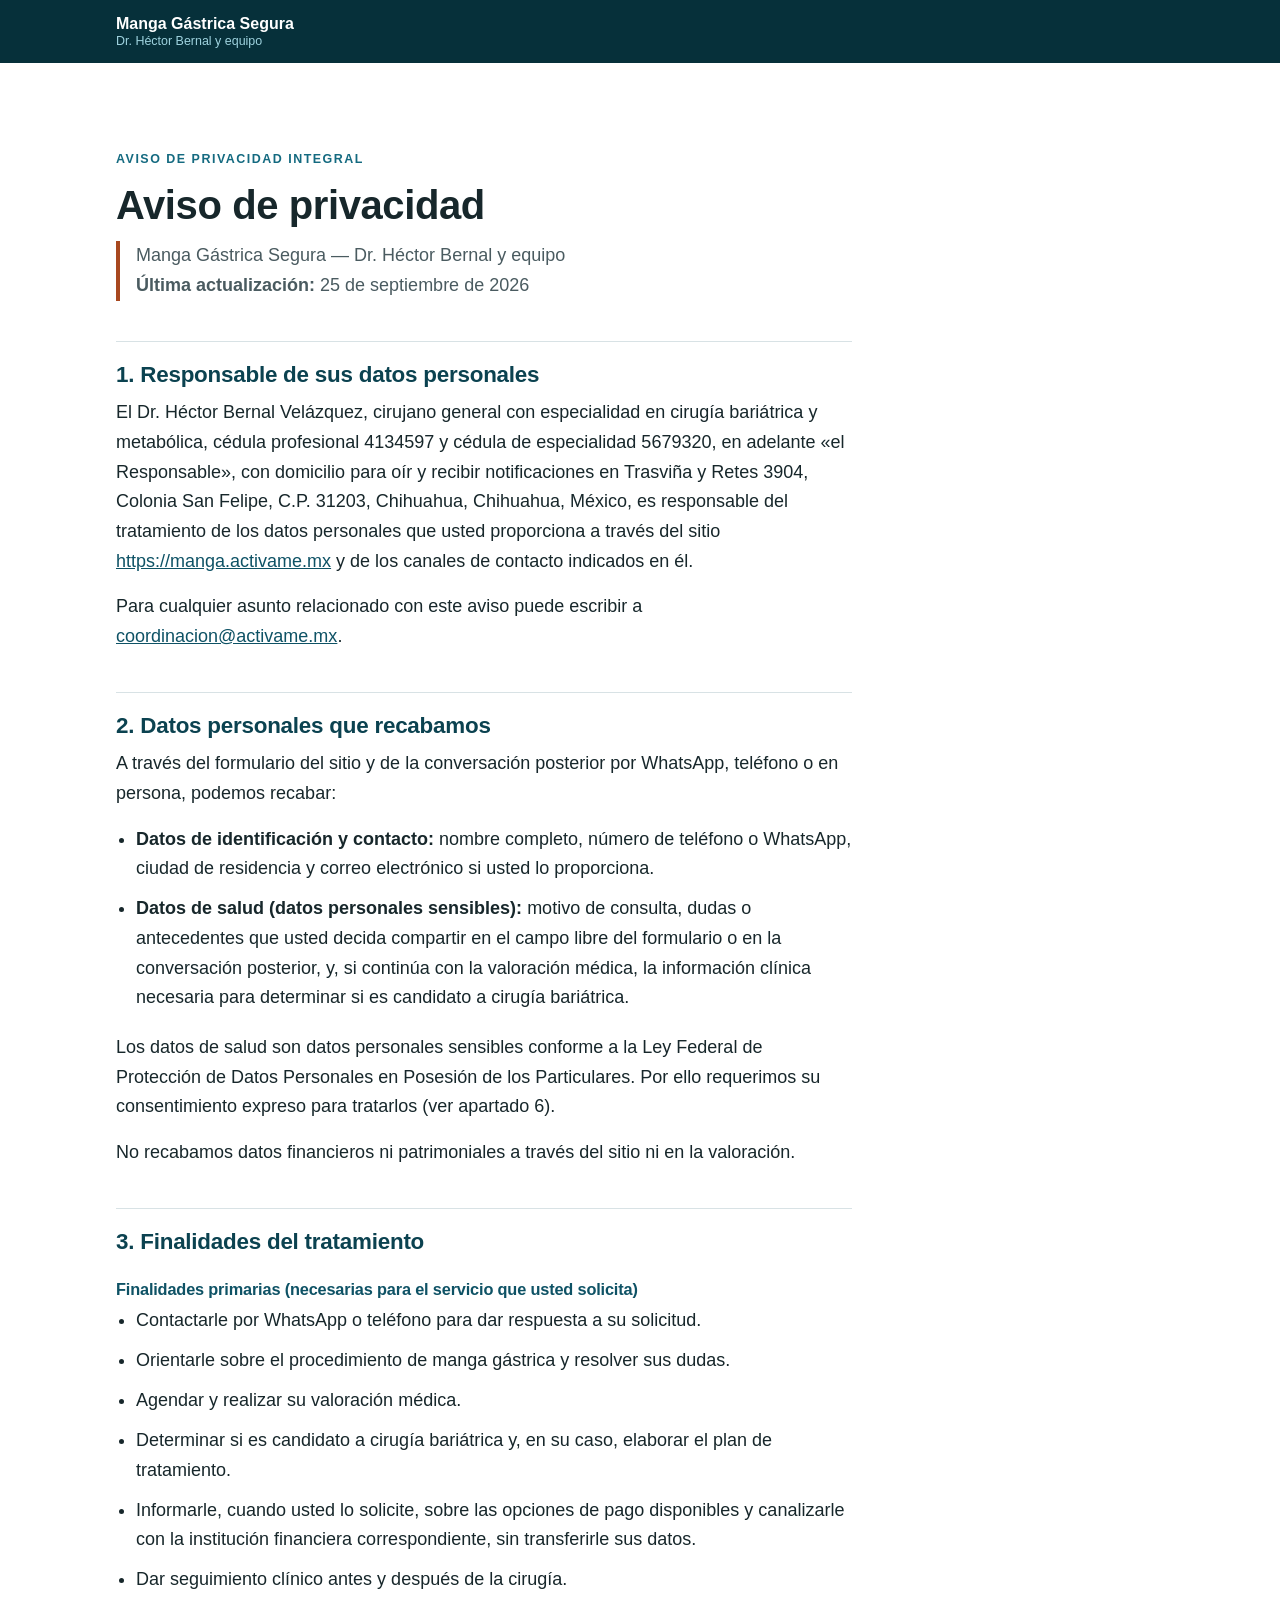
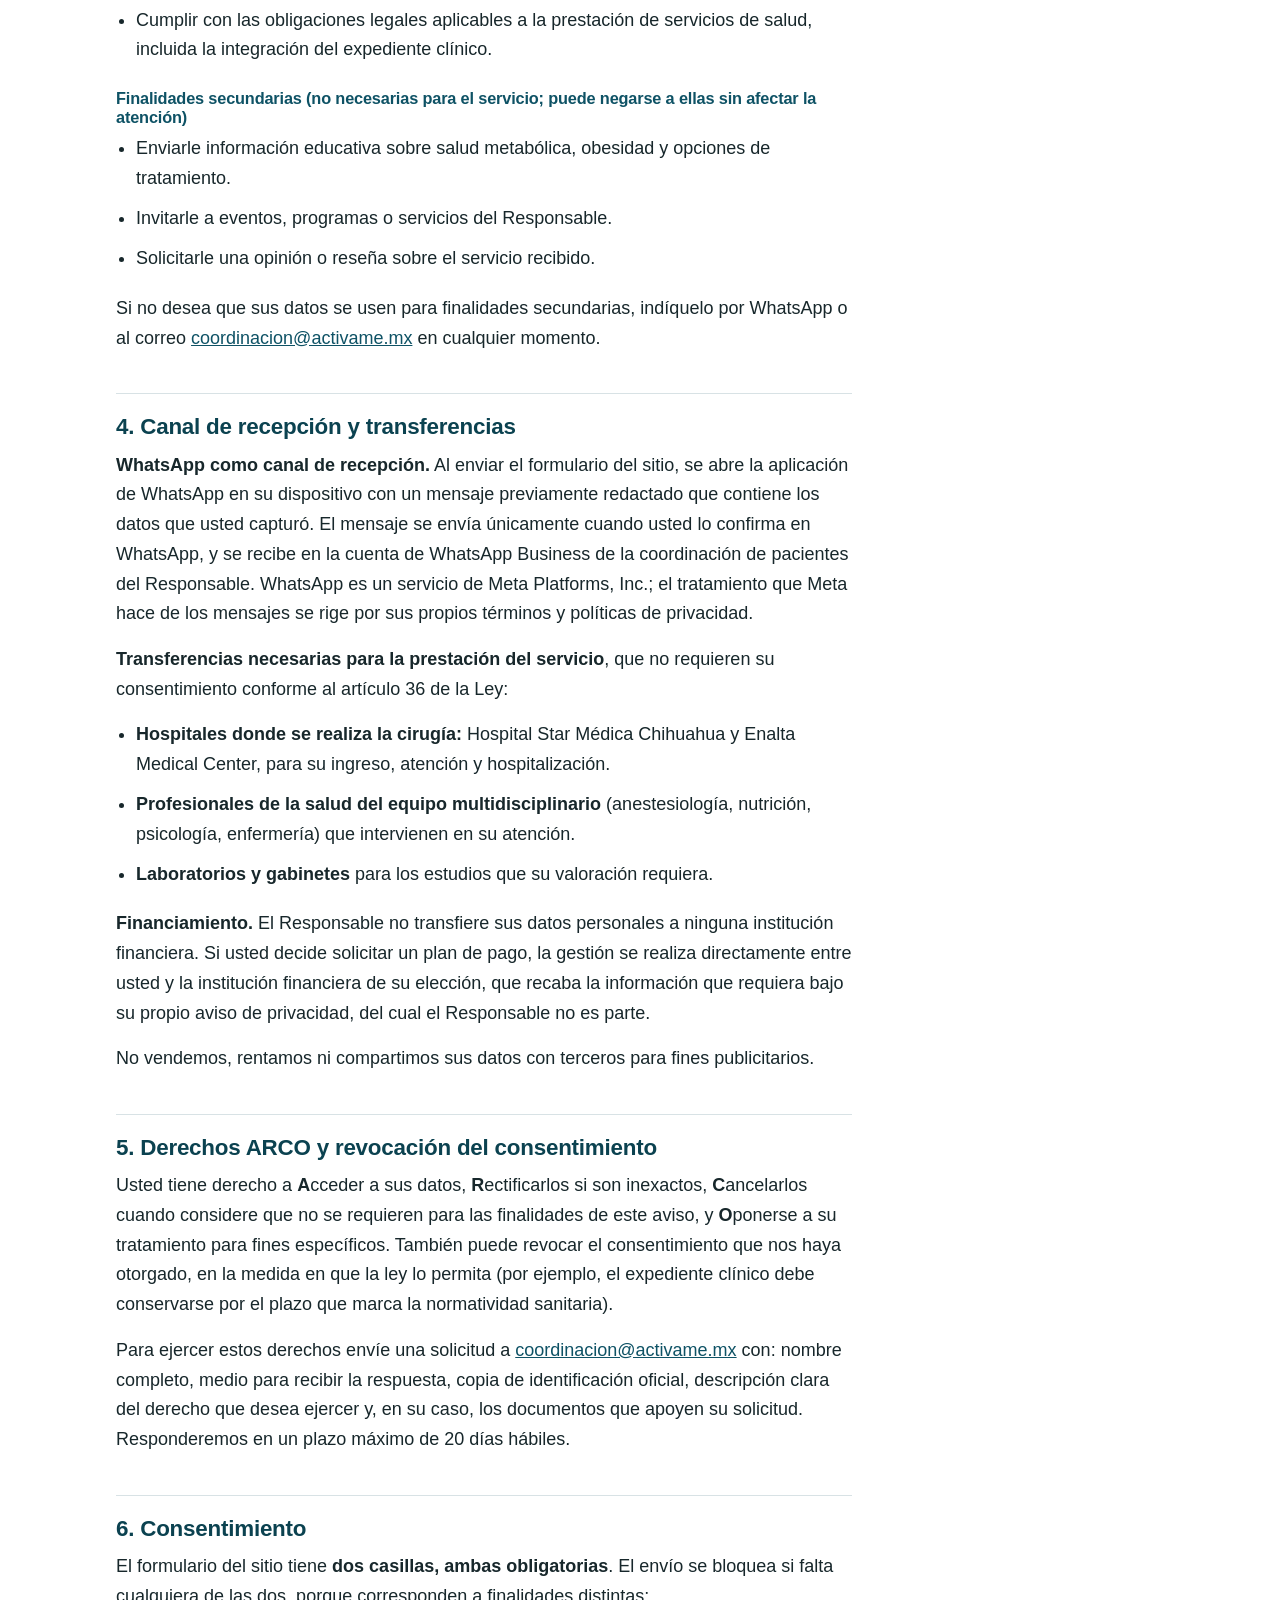
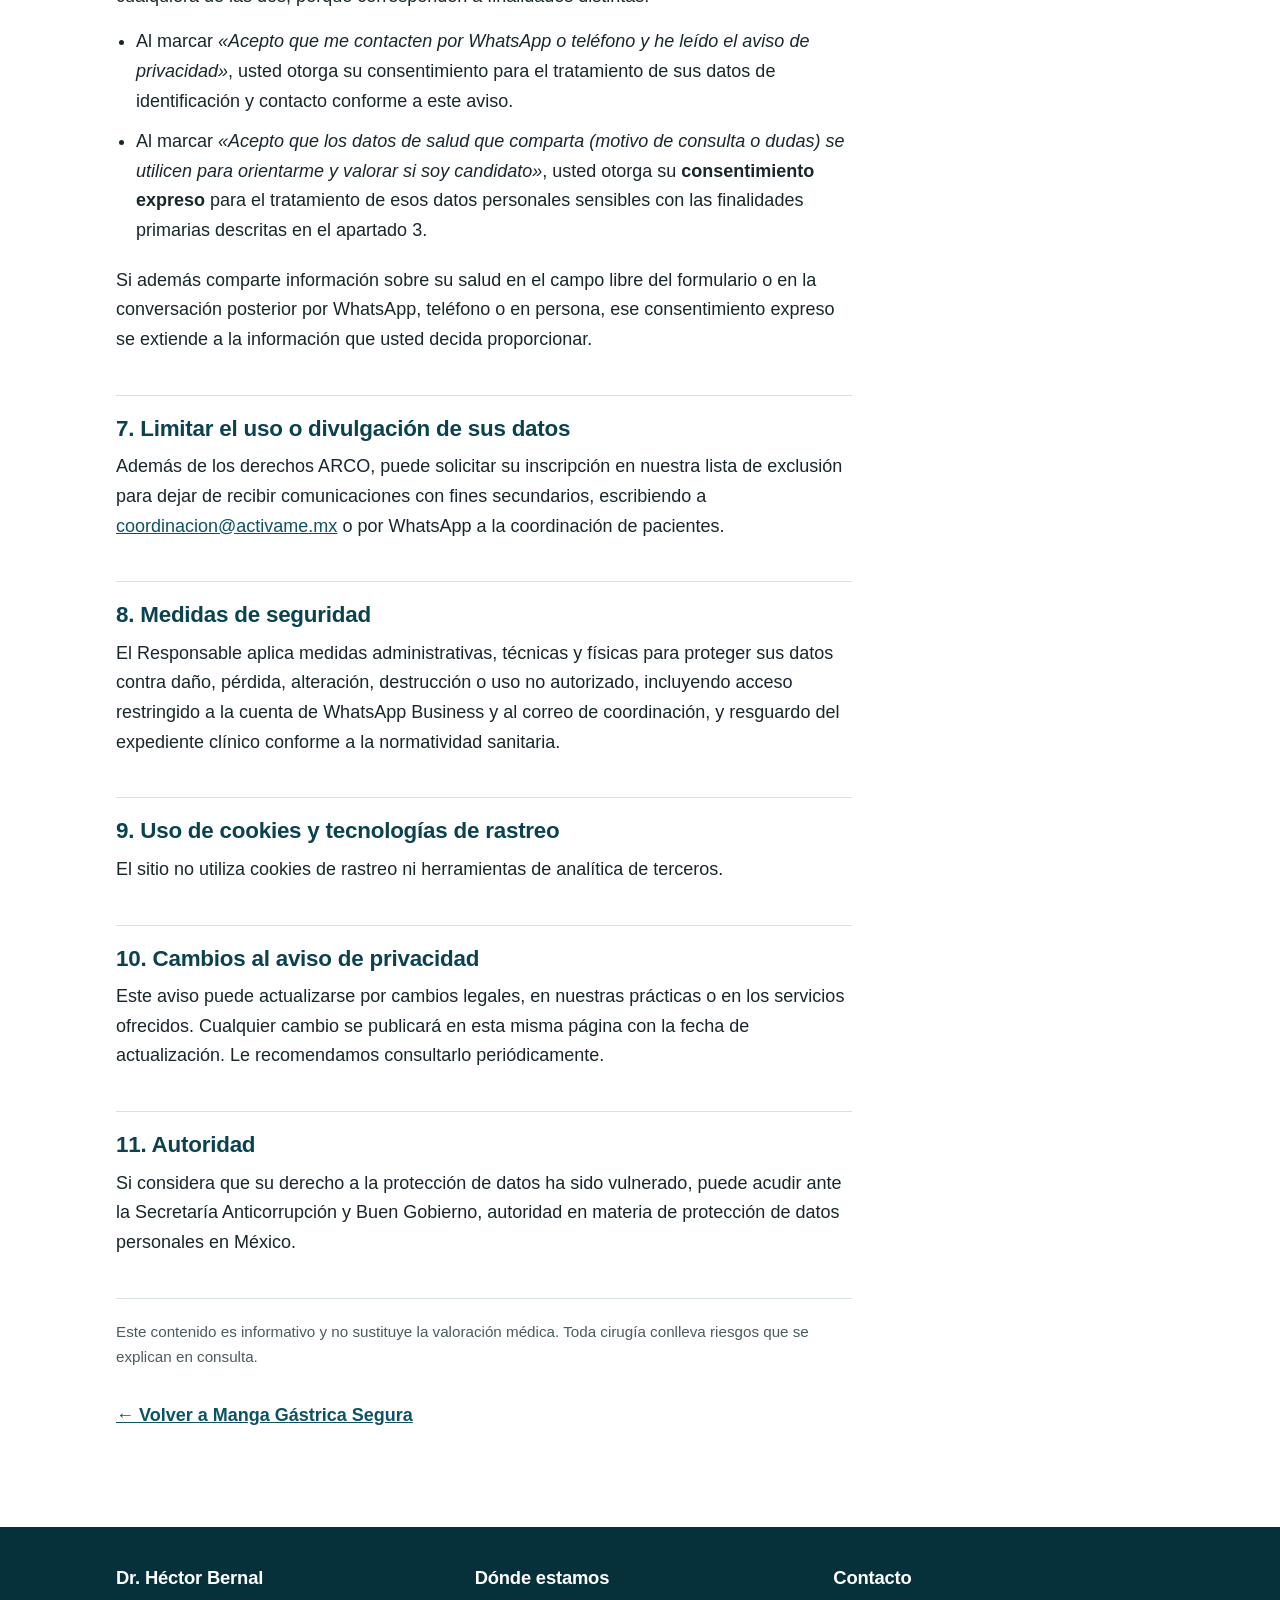
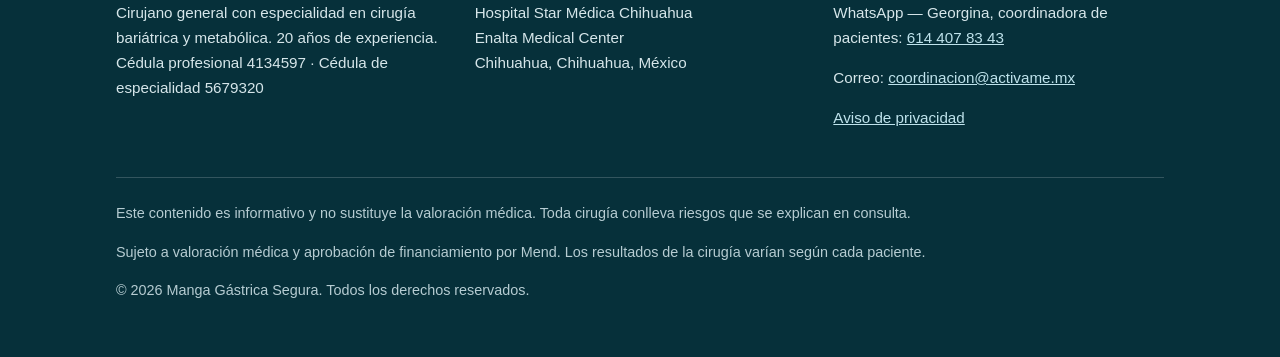
<file: aviso-de-privacidad.html>
<!doctype html>
<html lang="es-MX">
<head>
<meta charset="utf-8">
<meta name="viewport" content="width=device-width, initial-scale=1">

<!-- DESPLIEGUE PROVISIONAL: no indexable, igual que el resto del sitio. Al pasar al dominio
     definitivo hay que cambiar este robots a "index, follow" Y quitar el X-Robots-Tag de
     vercel.json y netlify.toml. -->
<meta name="robots" content="noindex, nofollow">
<title>Aviso de privacidad | Manga Gástrica Segura</title>
<meta name="description" content="Aviso de privacidad integral del programa Manga Gástrica Segura, del Dr. Héctor Bernal y su equipo, en Chihuahua.">
<link rel="canonical" href="https://manga.activame.mx/aviso-de-privacidad">

<link rel="stylesheet" href="assets/css/styles.css">
<link rel="icon" href="data:image/svg+xml,<svg xmlns='http://www.w3.org/2000/svg' viewBox='0 0 100 100'><rect width='100' height='100' rx='20' fill='%230b4250'/><text x='50' y='68' font-size='56' font-family='sans-serif' font-weight='700' fill='white' text-anchor='middle'>M</text></svg>">
</head>
<body>

<a class="salta-al-contenido" href="#contenido">Saltar al contenido</a>

<!-- Mismo encabezado que la landing, sin el CTA: esta página se lee, no convierte. -->
<header class="encabezado">
  <div class="envoltura encabezado__fila">
    <a class="marca" href="/">
      Manga Gástrica Segura
      <span>Dr. Héctor Bernal y equipo</span>
    </a>
  </div>
</header>

<main id="contenido">
  <section class="seccion">
    <div class="envoltura">
      <article class="documento">

        <span class="etiqueta-seccion">Aviso de privacidad integral</span>
        <h1>Aviso de privacidad</h1>
        <p class="documento__entrada">
          Manga Gástrica Segura — Dr. Héctor Bernal y equipo<br>
          <strong>Última actualización:</strong> 25 de septiembre de 2026
        </p>

        <h2>1. Responsable de sus datos personales</h2>
        <p>
          El Dr. Héctor Bernal Velázquez, cirujano general con especialidad en cirugía bariátrica
          y metabólica, cédula profesional 4134597 y cédula de especialidad 5679320, en adelante
          «el Responsable», con domicilio para oír y recibir notificaciones en Trasviña y Retes
          3904, Colonia San Felipe, C.P. 31203, Chihuahua, Chihuahua, México, es responsable del
          tratamiento de los datos personales que usted proporciona a través del sitio
          <a href="https://manga.activame.mx/">https://manga.activame.mx</a>
          y de los canales de contacto indicados en él.
        </p>
        <p>
          Para cualquier asunto relacionado con este aviso puede escribir a
          <a href="mailto:coordinacion@activame.mx">coordinacion@activame.mx</a>.
        </p>

        <h2>2. Datos personales que recabamos</h2>
        <p>
          A través del formulario del sitio y de la conversación posterior por WhatsApp, teléfono
          o en persona, podemos recabar:
        </p>
        <ul>
          <li>
            <strong>Datos de identificación y contacto:</strong> nombre completo, número de
            teléfono o WhatsApp, ciudad de residencia y correo electrónico si usted lo
            proporciona.
          </li>
          <li>
            <strong>Datos de salud (datos personales sensibles):</strong> motivo de consulta,
            dudas o antecedentes que usted decida compartir en
            el campo libre del formulario o en la conversación posterior, y, si continúa con la
            valoración médica, la información clínica necesaria para determinar si es candidato a
            cirugía bariátrica.
          </li>
        </ul>
        <p>
          Los datos de salud son datos personales sensibles conforme a la Ley Federal de
          Protección de Datos Personales en Posesión de los Particulares. Por ello requerimos su
          consentimiento expreso para tratarlos (ver apartado 6).
        </p>
        <p>No recabamos datos financieros ni patrimoniales a través del sitio ni en la valoración.</p>

        <h2>3. Finalidades del tratamiento</h2>
        <h3>Finalidades primarias (necesarias para el servicio que usted solicita)</h3>
        <ul>
          <li>Contactarle por WhatsApp o teléfono para dar respuesta a su solicitud.</li>
          <li>Orientarle sobre el procedimiento de manga gástrica y resolver sus dudas.</li>
          <li>Agendar y realizar su valoración médica.</li>
          <li>Determinar si es candidato a cirugía bariátrica y, en su caso, elaborar el plan de tratamiento.</li>
          <li>Informarle, cuando usted lo solicite, sobre las opciones de pago disponibles y canalizarle con la institución financiera correspondiente, sin transferirle sus datos.</li>
          <li>Dar seguimiento clínico antes y después de la cirugía.</li>
          <li>Cumplir con las obligaciones legales aplicables a la prestación de servicios de salud, incluida la integración del expediente clínico.</li>
        </ul>
        <h3>Finalidades secundarias (no necesarias para el servicio; puede negarse a ellas sin afectar la atención)</h3>
        <ul>
          <li>Enviarle información educativa sobre salud metabólica, obesidad y opciones de tratamiento.</li>
          <li>Invitarle a eventos, programas o servicios del Responsable.</li>
          <li>Solicitarle una opinión o reseña sobre el servicio recibido.</li>
        </ul>
        <p>
          Si no desea que sus datos se usen para finalidades secundarias, indíquelo por WhatsApp o
          al correo <a href="mailto:coordinacion@activame.mx">coordinacion@activame.mx</a> en
          cualquier momento.
        </p>

        <h2>4. Canal de recepción y transferencias</h2>
        <p>
          <strong>WhatsApp como canal de recepción.</strong> Al enviar el formulario del sitio, se
          abre la aplicación de WhatsApp en su dispositivo con un mensaje previamente redactado
          que contiene los datos que usted capturó. El mensaje se envía únicamente cuando usted lo
          confirma en WhatsApp, y se recibe en la cuenta de WhatsApp Business de la coordinación
          de pacientes del Responsable. WhatsApp es un servicio de Meta Platforms, Inc.; el
          tratamiento que Meta hace de los mensajes se rige por sus propios términos y políticas
          de privacidad.
        </p>
        <p>
          <strong>Transferencias necesarias para la prestación del servicio</strong>, que no
          requieren su consentimiento conforme al artículo 36 de la Ley:
        </p>
        <ul>
          <li><strong>Hospitales donde se realiza la cirugía:</strong> Hospital Star Médica Chihuahua y Enalta Medical Center, para su ingreso, atención y hospitalización.</li>
          <li><strong>Profesionales de la salud del equipo multidisciplinario</strong> (anestesiología, nutrición, psicología, enfermería) que intervienen en su atención.</li>
          <li><strong>Laboratorios y gabinetes</strong> para los estudios que su valoración requiera.</li>
        </ul>
        <p>
          <strong>Financiamiento.</strong> El Responsable no transfiere sus datos personales a
          ninguna institución financiera. Si usted decide solicitar un plan de pago, la gestión se
          realiza directamente entre usted y la institución financiera de su elección, que recaba
          la información que requiera bajo su propio aviso de privacidad, del cual el Responsable
          no es parte.
        </p>
        <p>No vendemos, rentamos ni compartimos sus datos con terceros para fines publicitarios.</p>

        <h2>5. Derechos ARCO y revocación del consentimiento</h2>
        <p>
          Usted tiene derecho a <strong>A</strong>cceder a sus datos, <strong>R</strong>ectificarlos
          si son inexactos, <strong>C</strong>ancelarlos cuando considere que no se requieren para
          las finalidades de este aviso, y <strong>O</strong>ponerse a su tratamiento para fines
          específicos. También puede revocar el consentimiento que nos haya otorgado, en la medida
          en que la ley lo permita (por ejemplo, el expediente clínico debe conservarse por el
          plazo que marca la normatividad sanitaria).
        </p>
        <p>
          Para ejercer estos derechos envíe una solicitud a
          <a href="mailto:coordinacion@activame.mx">coordinacion@activame.mx</a> con: nombre
          completo, medio para recibir la respuesta, copia de identificación oficial, descripción
          clara del derecho que desea ejercer y, en su caso, los documentos que apoyen su
          solicitud. Responderemos en un plazo máximo de 20 días hábiles.
        </p>

        <h2>6. Consentimiento</h2>
        <p>
          El formulario del sitio tiene <strong>dos casillas, ambas obligatorias</strong>. El
          envío se bloquea si falta cualquiera de las dos, porque corresponden a finalidades
          distintas:
        </p>
        <ul>
          <li>
            Al marcar <em>«Acepto que me contacten por WhatsApp o teléfono y he leído el aviso de
            privacidad»</em>, usted otorga su consentimiento para el tratamiento de sus datos de
            identificación y contacto conforme a este aviso.
          </li>
          <li>
            Al marcar <em>«Acepto que los datos de salud que comparta (motivo de consulta o
            dudas) se utilicen para orientarme y valorar si soy candidato»</em>, usted otorga
            su <strong>consentimiento expreso</strong> para el tratamiento de esos datos
            personales sensibles con las finalidades primarias descritas en el apartado 3.
          </li>
        </ul>
        <p>
          Si además comparte información sobre su salud en el campo libre del formulario o en la
          conversación posterior por WhatsApp, teléfono o en persona, ese consentimiento expreso
          se extiende a la información que usted decida proporcionar.
        </p>

        <h2>7. Limitar el uso o divulgación de sus datos</h2>
        <p>
          Además de los derechos ARCO, puede solicitar su inscripción en nuestra lista de
          exclusión para dejar de recibir comunicaciones con fines secundarios, escribiendo a
          <a href="mailto:coordinacion@activame.mx">coordinacion@activame.mx</a> o por WhatsApp a
          la coordinación de pacientes.
        </p>

        <h2>8. Medidas de seguridad</h2>
        <p>
          El Responsable aplica medidas administrativas, técnicas y físicas para proteger sus
          datos contra daño, pérdida, alteración, destrucción o uso no autorizado, incluyendo
          acceso restringido a la cuenta de WhatsApp Business y al correo de coordinación, y
          resguardo del expediente clínico conforme a la normatividad sanitaria.
        </p>

        <h2>9. Uso de cookies y tecnologías de rastreo</h2>
        <!-- Redacción elegida tras auditar la página el 3 de septiembre de 2026: cero peticiones
             a dominios de terceros, cero cookies, localStorage y sessionStorage vacíos, sin
             Google Analytics ni Meta Pixel, tipografía del sistema y favicon en data URI.
             Legal debería valorar que el sitio lo sirve Vercel, cuyos registros de acceso guardan
             direcciones IP: no es una cookie ni analítica, pero sí es tratamiento por un
             encargado. -->
        <p>El sitio no utiliza cookies de rastreo ni herramientas de analítica de terceros.</p>

        <!-- REDACCIÓN DE REEMPLAZO PARA CUANDO SE ACTIVE EL META PIXEL.
             En cuanto assets/js/analitica.js tenga un PIXEL_ID, el párrafo de arriba deja de ser
             cierto. En ese mismo commit hay que borrar ese párrafo y descomentar los tres de
             abajo. verificar-despliegue.sh comprueba que las dos cosas van juntas: si detecta el
             píxel activo y este apartado no menciona a Meta, falla.

        <p>
          El sitio utiliza el píxel de Meta, una herramienta de Meta Platforms, Inc., para medir
          el resultado de nuestras campañas publicitarias y saber cuántas personas llegan al sitio
          y solicitan una simulación. El píxel puede recabar su dirección IP, el tipo de
          dispositivo y navegador que utiliza, las páginas que visita dentro del sitio y las
          acciones que realiza en él, como abrir el formulario o pulsar un botón de contacto.
        </p>
        <p>
          <strong>No le enviamos a Meta su nombre, su teléfono ni ningún dato sobre su salud.</strong>
          Los eventos que registramos no llevan datos personales: sólo un identificador aleatorio
          que sirve para no contar dos veces la misma acción. La información que el píxel recaba
          se comparte con Meta Platforms, Inc. y se rige por sus propias políticas de privacidad.
        </p>
        <p>
          Puede deshabilitarlo bloqueando las cookies de terceros desde la configuración de su
          navegador, utilizando el modo de navegación privada o una extensión que bloquee
          rastreadores, y desde la configuración de anuncios de su cuenta de Meta si tiene una.
          El sitio seguirá funcionando con normalidad.
        </p>
        -->

        <h2>10. Cambios al aviso de privacidad</h2>
        <p>
          Este aviso puede actualizarse por cambios legales, en nuestras prácticas o en los
          servicios ofrecidos. Cualquier cambio se publicará en esta misma página con la fecha de
          actualización. Le recomendamos consultarlo periódicamente.
        </p>

        <h2>11. Autoridad</h2>
        <!-- Tras la LFPDPPP publicada el 20 de marzo de 2025 y la extinción del INAI, la
             autoridad en materia de protección de datos personales es la Secretaría
             Anticorrupción y Buen Gobierno. -->
        <p>
          Si considera que su derecho a la protección de datos ha sido vulnerado, puede acudir
          ante la Secretaría Anticorrupción y Buen Gobierno, autoridad en materia de protección de
          datos personales en México.
        </p>

        <p class="documento__cierre">
          Este contenido es informativo y no sustituye la valoración médica. Toda cirugía conlleva
          riesgos que se explican en consulta.
        </p>

        <p class="documento__volver"><a href="/">← Volver a Manga Gástrica Segura</a></p>

      </article>
    </div>
  </section>
</main>

<!-- ============ FOOTER ============ -->
<footer class="pie">
  <div class="envoltura">
    <div class="pie__rejilla">
      <div>
        <h2>Dr. Héctor Bernal</h2>
        <p>
          Cirujano general con especialidad en cirugía bariátrica y metabólica.
          20 años de experiencia.<br>
          Cédula profesional 4134597 · Cédula de especialidad 5679320
        </p>
      </div>
      <div>
        <h2>Dónde estamos</h2>
        <p>
          Hospital Star Médica Chihuahua<br>
          Enalta Medical Center<br>
          Chihuahua, Chihuahua, México
        </p>
      </div>
      <div>
        <h2>Contacto</h2>
        <p>
          WhatsApp — Georgina, coordinadora de pacientes:
          <a href="https://wa.me/526144078343?text=Hola%2C%20quiero%20informaci%C3%B3n%20sobre%20una%20valoraci%C3%B3n%20para%20manga%20g%C3%A1strica."
             data-evento="click_whatsapp" data-ubicacion="pie" rel="noopener">614 407 83 43</a>
        </p>
        <p>
          Correo: <a href="mailto:coordinacion@activame.mx">coordinacion@activame.mx</a>
        </p>
        <p><a href="/aviso-de-privacidad">Aviso de privacidad</a></p>
      </div>
    </div>

    <div class="pie__legal">
      <p>
        Este contenido es informativo y no sustituye la valoración médica. Toda cirugía conlleva
        riesgos que se explican en consulta.
      </p>
      <p>
        Sujeto a valoración médica y aprobación de financiamiento por Mend. Los resultados de la
        cirugía varían según cada paciente.
      </p>
      <p>&copy; <span id="anio">2026</span> Manga Gástrica Segura. Todos los derechos reservados.</p>
    </div>
  </div>
</footer>

<script src="assets/js/analitica.js" defer></script>
</body>
</html>
</file>
<file: assets/css/styles.css>
/* =========================================================
   Manga Gástrica Segura — hoja de estilos única
   Mobile-first. CSS puro, sin frameworks ni dependencias.
   Paleta: verde azulado profundo (confianza) + terracota (CTA).
   ========================================================= */

/* ---------- 1. Tokens ---------- */
:root {
  /* Color */
  --azul-900: #06303a;
  --azul-800: #0b4250;
  --azul-700: #0e5265;
  --azul-600: #146a80;
  --azul-100: #e2eef1;
  --azul-050: #f2f8f9;

  --terra-700: #8f3b18;
  --terra-600: #a8481f;
  --terra-500: #c25c30;
  --terra-100: #fbeee7;

  --tinta: #17272b;      /* texto principal  — 13.4:1 sobre blanco */
  --tinta-suave: #4a5b60; /* texto secundario — 7.1:1 sobre blanco */
  --linea: #d8e2e5;
  --blanco: #ffffff;
  --hueso: #f7f9fa;

  --alerta-borde: #b08300;
  --alerta-fondo: #fdf6e3;

  /* Tipografía: stack del sistema, cero peticiones externas */
  --fuente: "Inter", "Source Sans 3", -apple-system, BlinkMacSystemFont,
    "Segoe UI", Roboto, "Helvetica Neue", Arial, sans-serif;

  /* Espaciado y forma */
  --ancho: 68rem;
  --radio: 14px;
  --radio-sm: 9px;
  --sombra: 0 1px 2px rgba(6, 48, 58, .06), 0 8px 24px rgba(6, 48, 58, .07);
  --sombra-sm: 0 1px 2px rgba(6, 48, 58, .08);
  --paso: clamp(2.75rem, 8vw, 5rem); /* separación vertical entre secciones */
}

/* ---------- 2. Reset ligero ---------- */
*, *::before, *::after { box-sizing: border-box; }

html {
  -webkit-text-size-adjust: 100%;
  scroll-behavior: smooth;
  scroll-padding-top: 1rem;
}

body {
  margin: 0;
  font-family: var(--fuente);
  font-size: 18px;              /* base 18px en móvil, según brief */
  line-height: 1.65;
  color: var(--tinta);
  background: var(--blanco);
  -webkit-font-smoothing: antialiased;
}

img, svg { max-width: 100%; height: auto; display: block; }
h1, h2, h3, h4 { line-height: 1.2; margin: 0 0 .6em; font-weight: 700; letter-spacing: -.01em; }
p { margin: 0 0 1em; }
ul, ol { margin: 0 0 1em; padding-left: 1.15em; }
li { margin-bottom: .5em; }
a { color: var(--azul-700); }
a:hover { color: var(--azul-600); }

@media (prefers-reduced-motion: reduce) {
  html { scroll-behavior: auto; }
  *, *::before, *::after { animation-duration: .001ms !important; transition-duration: .001ms !important; }
}

/* ---------- 3. Accesibilidad ---------- */
:where(a, button, summary, input, select, textarea):focus-visible {
  outline: 3px solid var(--terra-600);
  outline-offset: 3px;
  border-radius: 4px;
}

.salta-al-contenido {
  position: absolute;
  left: -9999px;
  top: 0;
  background: var(--azul-800);
  color: var(--blanco);
  padding: .75rem 1rem;
  z-index: 200;
}
.salta-al-contenido:focus {
  left: .5rem;
  top: .5rem;
}

.solo-lectores {
  position: absolute;
  width: 1px; height: 1px;
  padding: 0; margin: -1px;
  overflow: hidden; clip: rect(0 0 0 0);
  white-space: nowrap; border: 0;
}

/* ---------- 4. Layout ---------- */
.envoltura {
  width: 100%;
  max-width: var(--ancho);
  margin-inline: auto;
  padding-inline: 1.25rem;
}

.seccion {
  padding-block: var(--paso);
}
.seccion--hueso { background: var(--hueso); }
.seccion--azul {
  background: var(--azul-800);
  color: var(--blanco);
}
.seccion--azul h2, .seccion--azul h3 { color: var(--blanco); }
.seccion--azul a:not(.boton) { color: #bfe3ec; }
/* Las tarjetas blancas dentro de una sección azul recuperan el enlace oscuro */
.seccion--azul .formulario a { color: var(--azul-700); }

.seccion__intro {
  max-width: 44rem;
}

.etiqueta-seccion {
  display: inline-block;
  font-size: .78rem;
  font-weight: 700;
  letter-spacing: .12em;
  text-transform: uppercase;
  color: var(--azul-600);
  margin-bottom: .75rem;
}
.seccion--azul .etiqueta-seccion { color: #9fd3df; }

h2 { font-size: clamp(1.6rem, 5.5vw, 2.3rem); }
h3 { font-size: clamp(1.15rem, 3.6vw, 1.35rem); }

.destacado {
  font-size: clamp(1.15rem, 4vw, 1.4rem);
  font-weight: 700;
  color: var(--azul-800);
  border-left: 4px solid var(--terra-600);
  padding-left: 1rem;
  margin: 2rem 0 0;
  max-width: 34rem;
}
.seccion--azul .destacado { color: var(--blanco); border-left-color: #f0a97f; }

.nota { font-size: .95rem; color: var(--tinta-suave); }

/* ---------- 6. Botones ---------- */
.boton {
  display: inline-flex;
  align-items: center;
  justify-content: center;
  gap: .5rem;
  min-height: 52px;
  padding: .85rem 1.5rem;
  border: 2px solid transparent;
  border-radius: 999px;
  font: inherit;
  font-weight: 700;
  text-align: center;
  text-decoration: none;
  cursor: pointer;
  transition: background-color .18s ease, color .18s ease, border-color .18s ease, transform .18s ease;
}
.boton:active { transform: translateY(1px); }

.boton--primario {
  background: var(--terra-600);
  color: var(--blanco);
}
.boton--primario:hover { background: var(--terra-700); color: var(--blanco); }

.boton--secundario {
  background: transparent;
  border-color: currentColor;
  color: var(--azul-800);
}
.boton--secundario:hover { background: var(--azul-100); color: var(--azul-800); }

.seccion--azul .boton--secundario,
.hero .boton--secundario { color: var(--blanco); }
.seccion--azul .boton--secundario:hover,
.hero .boton--secundario:hover { background: rgba(255,255,255,.12); color: var(--blanco); }

.grupo-botones {
  display: flex;
  flex-direction: column;
  gap: .75rem;
  margin-top: 1.75rem;
}
@media (min-width: 40rem) {
  .grupo-botones { flex-direction: row; flex-wrap: wrap; }
  .grupo-botones .boton { flex: 0 1 auto; }
}

/* ---------- 7. Encabezado ---------- */
.encabezado {
  background: var(--azul-900);
  color: var(--blanco);
  padding-block: .85rem;
}
.encabezado__fila {
  display: flex;
  align-items: center;
  justify-content: space-between;
  gap: 1rem;
}
.marca {
  color: var(--blanco);
  text-decoration: none;
  font-weight: 700;
  font-size: 1rem;
  line-height: 1.25;
}
.marca span {
  display: block;
  font-weight: 500;
  font-size: .78rem;
  color: #9fd3df;
}
.encabezado .boton { min-height: 44px; padding: .5rem 1rem; font-size: .92rem; }

/* ---------- 8. Hero ---------- */
.hero {
  background: linear-gradient(170deg, var(--azul-800) 0%, var(--azul-900) 100%);
  color: var(--blanco);
  padding-block: clamp(2.5rem, 8vw, 4.5rem);
}
.hero h1 {
  font-size: clamp(1.95rem, 7.2vw, 3.1rem);
  margin-bottom: .75rem;
  max-width: 18ch;
}
.hero__sub {
  font-size: clamp(1.02rem, 3.6vw, 1.18rem);
  color: #dbeaee;
  max-width: 46ch;
}
.hero__media { margin-top: 2.25rem; }
.hero__media picture { display: block; }
.hero__media img {
  display: block;
  width: 100%;
  height: auto;
  aspect-ratio: 4 / 3;
  object-fit: cover;
  border-radius: var(--radio);
  background: rgba(255,255,255,.08);
}
.hero h1 { max-width: 24ch; }
.hero__marca {
  display: block;
  font-size: .34em;
  font-weight: 700;
  letter-spacing: .14em;
  text-transform: uppercase;
  color: #9fd3df;
  margin-bottom: .6rem;
}
.hero__legal {
  font-size: .82rem;
  line-height: 1.6;
  color: #bcd4da;
  max-width: 44ch;
  margin-top: 1.25rem;
}
.hero__pie { font-size: .9rem; color: #bcd4da; margin-top: .75rem; }

@media (min-width: 60rem) {
  .hero__fila {
    display: grid;
    grid-template-columns: 1.05fr .95fr;
    gap: 3rem;
    align-items: center;
  }
  .hero__media { margin-top: 0; }
}

/* ---------- 9. Barra de confianza ---------- */
.confianza {
  background: var(--azul-100);
  padding-block: 1.5rem;
}
.confianza__lista {
  list-style: none;
  margin: 0; padding: 0;
  display: grid;
  grid-template-columns: repeat(2, 1fr);
  gap: 1rem;
  text-align: center;
}
.confianza__lista li { margin: 0; }
.confianza__dato {
  display: block;
  font-size: 1.35rem;
  font-weight: 700;
  color: var(--azul-800);
  line-height: 1.2;
}
.confianza__texto {
  display: block;
  font-size: .88rem;
  color: var(--tinta-suave);
}
@media (min-width: 48rem) {
  .confianza__lista { grid-template-columns: repeat(4, 1fr); }
}

/* ---------- 10. Preguntas de empatía ---------- */
.empatia__lista {
  list-style: none;
  margin: 2rem 0 0;
  padding: 0;
  display: grid;
  gap: .85rem;
}
.empatia__lista li {
  margin: 0;
  background: var(--blanco);
  border: 1px solid var(--linea);
  border-left: 4px solid var(--azul-600);
  border-radius: var(--radio-sm);
  padding: 1rem 1.15rem;
  font-size: 1.08rem;
  font-weight: 600;
  color: var(--azul-800);
  box-shadow: var(--sombra-sm);
}
@media (min-width: 48rem) {
  .empatia__lista { grid-template-columns: repeat(2, 1fr); }
}

/* ---------- 11. Tarjetas genéricas ---------- */
.tarjeta {
  background: var(--blanco);
  border: 1px solid var(--linea);
  border-radius: var(--radio);
  padding: 1.5rem;
  box-shadow: var(--sombra-sm);
}
.rejilla-2 {
  display: grid;
  gap: 1.25rem;
  margin-top: 2rem;
}
@media (min-width: 52rem) {
  .rejilla-2 { grid-template-columns: repeat(2, 1fr); }
}

.lista-marcada, .lista-simple {
  list-style: none;
  padding: 0;
  margin: 0;
}
.lista-marcada li {
  position: relative;
  padding-left: 1.9rem;
  margin-bottom: .9rem;
}
.lista-marcada li::before {
  content: "";
  position: absolute;
  left: 0; top: .45em;
  width: 1.15rem; height: 1.15rem;
  border-radius: 50%;
  background: var(--azul-600);
  box-shadow: inset 0 0 0 3px var(--blanco), inset 0 0 0 6px var(--azul-600);
}
.tarjeta--no-recortamos { border-top: 5px solid var(--azul-600); }
.tarjeta--accesibilidad { border-top: 5px solid var(--terra-600); }

/* ---------- 12. Fórmula de la seguridad ---------- */
.formula {
  display: flex;
  flex-wrap: wrap;
  align-items: center;
  gap: .4rem .55rem;
  margin: 1.5rem 0 2rem;
  font-weight: 700;
  font-size: 1rem;
}
.formula__igual, .formula__mas { color: #9fd3df; }
.formula__titulo {
  background: var(--terra-600);
  color: var(--blanco);
  padding: .3rem .8rem;
  border-radius: 999px;
}
.formula__pieza {
  background: rgba(255,255,255,.12);
  padding: .3rem .8rem;
  border-radius: 999px;
}

.acordeon {
  display: grid;
  gap: .7rem;
}
.pieza {
  background: rgba(255,255,255,.07);
  border: 1px solid rgba(255,255,255,.2);
  border-radius: var(--radio-sm);
  padding: 0 1.15rem;
}
.pieza > summary {
  list-style: none;
  cursor: pointer;
  padding: 1rem 0;
  font-weight: 700;
  font-size: 1.05rem;
  display: flex;
  align-items: center;
  justify-content: space-between;
  gap: 1rem;
}
.pieza > summary::-webkit-details-marker { display: none; }
.pieza > summary::after {
  content: "+";
  font-size: 1.5rem;
  line-height: 1;
  color: #9fd3df;
  flex: 0 0 auto;
}
.pieza[open] > summary::after { content: "–"; }
.pieza__cuerpo {
  padding-bottom: 1.1rem;
  color: #dbeaee;
  margin: 0;
}

/* En pantallas grandes la fórmula se muestra abierta en rejilla */
@media (min-width: 62rem) {
  .acordeon { grid-template-columns: repeat(3, 1fr); gap: 1rem; }
  .pieza > summary { cursor: default; }
  .pieza > summary::after { display: none; }
  .pieza .pieza__cuerpo { display: block !important; }
  .pieza { padding-bottom: .25rem; }
}

/* Contenedor de foto cuya ruta todavía no existe: bloque neutro, sin ícono roto */
.media--pendiente {
  border-radius: var(--radio);
  background: var(--azul-050);
  border: 1px solid var(--linea);
  aspect-ratio: 4 / 5;
}
.hero__media.media--pendiente {
  background: rgba(255,255,255,.07);
  border-color: rgba(255,255,255,.18);
  aspect-ratio: 4 / 3;
}

/* ---------- 13. Perfil del médico ---------- */
.perfil figure { margin: 0; }
.perfil figure picture { display: block; }
.perfil figure img {
  display: block;
  width: 100%;
  height: auto;
  aspect-ratio: 4 / 5;
  object-fit: cover;
  border-radius: var(--radio);
  background: var(--azul-050);
}

@media (min-width: 56rem) {
  .perfil {
    display: grid;
    grid-template-columns: .8fr 1.2fr;
    gap: 2.5rem;
    align-items: start;
  }
}
.perfil__datos {
  list-style: none;
  padding: 0;
  margin: 1.5rem 0 0;
  display: grid;
  gap: .75rem;
}
.perfil__datos li {
  margin: 0;
  border-top: 1px solid var(--linea);
  padding-top: .75rem;
}
.perfil__datos strong { display: block; color: var(--azul-800); }

/* ---------- 14. Esquema SVG ---------- */
.esquema {
  background: var(--blanco);
  border: 1px solid var(--linea);
  border-radius: var(--radio);
  padding: 1.25rem .75rem;
  margin: 1.5rem 0 0;
}
@media (min-width: 40rem) {
  .esquema { padding: 1.75rem; }
}
.esquema svg { margin-inline: auto; width: 100%; max-width: 30rem; }
.esquema figcaption {
  font-size: .92rem;
  color: var(--tinta-suave);
  text-align: center;
  margin-top: 1rem;
}

/* ---------- 15. Proceso (timeline) ---------- */
.proceso {
  list-style: none;
  margin: 2rem 0 0;
  padding: 0 0 0 2.5rem;
  position: relative;
  counter-reset: paso;
}
.proceso::before {
  content: "";
  position: absolute;
  left: .9rem; top: .5rem; bottom: .5rem;
  width: 2px;
  background: var(--azul-100);
}
.proceso li {
  position: relative;
  margin-bottom: 1.75rem;
  counter-increment: paso;
}
.proceso li::before {
  content: counter(paso);
  position: absolute;
  left: -2.5rem; top: 0;
  width: 1.85rem; height: 1.85rem;
  border-radius: 50%;
  background: var(--azul-700);
  color: var(--blanco);
  font-size: .95rem;
  font-weight: 700;
  display: flex;
  align-items: center;
  justify-content: center;
}
.proceso h3 { margin-bottom: .25rem; font-size: 1.1rem; }
.proceso p { margin: 0; color: var(--tinta-suave); }

/* ---------- 16. Riesgos ---------- */
.riesgos__lista {
  list-style: none;
  padding: 0;
  margin: 2rem 0 0;
  display: grid;
  gap: .8rem;
}
.riesgos__lista li {
  margin: 0;
  background: var(--blanco);
  border: 1px solid var(--linea);
  border-radius: var(--radio-sm);
  padding: .95rem 1.1rem;
}
.riesgos__lista strong { color: var(--azul-800); }
@media (min-width: 52rem) {
  .riesgos__lista { grid-template-columns: repeat(2, 1fr); }
}

/* ---------- 17. FAQ ---------- */
.faq { display: grid; gap: .7rem; margin-top: 2rem; }
.faq__item {
  background: var(--blanco);
  border: 1px solid var(--linea);
  border-radius: var(--radio-sm);
  padding: 0 1.15rem;
  box-shadow: var(--sombra-sm);
}
.faq__item > summary {
  list-style: none;
  cursor: pointer;
  padding: 1.1rem 0;
  font-weight: 700;
  color: var(--azul-800);
  display: flex;
  align-items: center;
  justify-content: space-between;
  gap: 1rem;
}
.faq__item > summary::-webkit-details-marker { display: none; }
.faq__item > summary::after {
  content: "+";
  font-size: 1.5rem;
  line-height: 1;
  color: var(--terra-600);
  flex: 0 0 auto;
}
.faq__item[open] > summary::after { content: "–"; }
.faq__respuesta { padding-bottom: 1.1rem; margin: 0; color: var(--tinta-suave); }
.faq__respuesta p { margin-bottom: .6em; }
.faq__respuesta p:last-child { margin-bottom: 0; }

/* ---------- 18. Planes de pago ---------- */
.plan-unico {
  margin-top: 2rem;
  max-width: 46rem;
}

/* Lista de "qué incluye" y de acompañamiento */
.lista-incluye { margin-top: 2rem; }
@media (min-width: 52rem) {
  .lista-incluye {
    display: grid;
    grid-template-columns: repeat(2, 1fr);
    gap: 0 2rem;
  }
}

/* ---------- 19. Formulario ---------- */
.formulario {
  background: var(--blanco);
  border-radius: var(--radio);
  padding: 1.5rem;
  margin-top: 2rem;
  box-shadow: var(--sombra);
  color: var(--tinta);
}
.campo { margin-bottom: 1.15rem; }
.campo label {
  display: block;
  font-weight: 600;
  margin-bottom: .35rem;
  font-size: .98rem;
}
.campo__ayuda {
  display: block;
  font-weight: 400;
  font-size: .85rem;
  color: var(--tinta-suave);
}
.campo input,
.campo select,
.campo textarea {
  width: 100%;
  min-height: 50px;
  padding: .7rem .85rem;
  font: inherit;
  font-size: 1rem;
  color: var(--tinta);
  background: var(--blanco);
  border: 1px solid #9fb0b5;
  border-radius: var(--radio-sm);
}
.campo textarea { min-height: 6rem; resize: vertical; }
.campo input:focus, .campo select:focus, .campo textarea:focus { border-color: var(--azul-600); }

.campos-fila { display: grid; gap: 0; }
@media (min-width: 40rem) {
  .campos-fila { grid-template-columns: repeat(2, 1fr); gap: 0 1rem; }
}

.formulario .boton { width: 100%; }
.formulario__pie {
  margin: .9rem 0 0;
  font-size: .92rem;
  color: var(--tinta-suave);
  text-align: center;
}
.consentimiento {
  display: flex;
  gap: .65rem;
  align-items: flex-start;
  font-size: .92rem;
  color: var(--tinta-suave);
}
.consentimiento input {
  width: 1.35rem; height: 1.35rem;
  min-height: 0;
  margin-top: .15rem;
  flex: 0 0 auto;
}

/* ---------- 20. WhatsApp flotante ---------- */
.wa-flotante {
  position: fixed;
  right: 1rem;
  bottom: 1rem;
  z-index: 90;
  display: inline-flex;
  align-items: center;
  gap: .55rem;
  background: #0f7a3f;
  color: var(--blanco);
  text-decoration: none;
  font-weight: 700;
  font-size: .95rem;
  padding: .85rem 1.15rem;
  border-radius: 999px;
  box-shadow: 0 6px 20px rgba(6, 48, 58, .3);
}
.wa-flotante:hover { background: #0c6a35; color: var(--blanco); }
.wa-flotante svg { width: 1.4rem; height: 1.4rem; fill: currentColor; flex: 0 0 auto; }

/* ---------- 21. Pie de página ---------- */
.pie {
  background: var(--azul-900);
  color: #d6e6ea;
  padding-block: 2.5rem;
  font-size: .95rem;
}
.pie h2 { font-size: 1.15rem; color: var(--blanco); }
.pie a { color: #bfe3ec; }
.pie__rejilla { display: grid; gap: 1.75rem; }
@media (min-width: 52rem) {
  .pie__rejilla { grid-template-columns: repeat(3, 1fr); }
}
.pie__legal {
  margin-top: 2rem;
  padding-top: 1.5rem;
  border-top: 1px solid rgba(255,255,255,.18);
  color: #b6ccd2;
  font-size: .9rem;
}

/* =========================================================
   22. Movimiento
   Página médica: el movimiento acompaña la lectura, no decora.
   Tres reglas que gobiernan todo lo de abajo:
   1. El estado oculto sólo existe con la clase .js en <html>, que pone
      un script en línea del <head>. Sin JavaScript no se oculta nada.
   2. Todo va dentro de (prefers-reduced-motion: no-preference). Con la
      preferencia de movimiento reducido, nada se anima ni se oculta.
   3. Sólo se animan opacity y transform. Ningún desplazamiento de
      maquetación.
   ========================================================= */
:root {
  --curva: cubic-bezier(0.22, 1, 0.36, 1);
  --dur: 480ms;
}

/* Resaltado del destino al llegar desde una pregunta del inicio.
   Va en box-shadow, no en border, para no mover nada de sitio. */
.destino-resaltado {
  box-shadow: inset 4px 0 0 0 var(--terra-600);
  transition: box-shadow 400ms var(--curva);
}
.seccion--azul.destino-resaltado { box-shadow: inset 4px 0 0 0 #f0a97f; }

@media (prefers-reduced-motion: no-preference) {

  /* ---- 1. Aparición por secciones y cascada de tarjetas ---- */
  .js [data-animar] {
    opacity: 0;
    transform: translateY(16px);
    transition: opacity var(--dur) var(--curva), transform var(--dur) var(--curva);
    transition-delay: var(--retraso, 0ms);
  }
  .js [data-animar].visible { opacity: 1; transform: none; }

  /* ---- 3. Términos de la fórmula ---- */
  .js .formula__pieza[data-termino] {
    opacity: 0;
    transform: translateY(8px);
    transition: opacity 380ms var(--curva), transform 380ms var(--curva),
                background-color 200ms ease-out, color 200ms ease-out;
    transition-delay: var(--retraso, 0ms);
  }
  .js .formula.visible .formula__pieza[data-termino] { opacity: 1; transform: none; }

  /* ---- 6. Línea del proceso, dibujada al entrar ---- */
  .js .proceso::before {
    transform: scaleY(0);
    transform-origin: top;
    transition: transform 900ms var(--curva);
  }
  .js .proceso.visible::before { transform: scaleY(1); }

  /* ---- 4. Esquema del estómago ---- */
  .js .esquema__svg .esq-trazo {
    stroke-dasharray: var(--largo, 1000);
    stroke-dashoffset: var(--largo, 1000);
    fill-opacity: 0;
    transition: stroke-dashoffset 800ms var(--curva), fill-opacity 300ms ease-out 620ms;
  }
  .js .esquema__svg.visible .esq-trazo { stroke-dashoffset: 0; fill-opacity: 1; }
  .js .esquema__svg .esq-grapado,
  .js .esquema__svg .esq-retirada {
    opacity: 0;
    transition: opacity 400ms ease-out 800ms;
  }
  .js .esquema__svg.visible .esq-grapado { opacity: 1; }
  .js .esquema__svg.visible .esq-retirada { opacity: .25; }

  /* ---- 8. Botón flotante de WhatsApp ---- */
  .js .wa-flotante {
    transition: opacity 350ms var(--curva), transform 350ms var(--curva);
  }
  .js .wa-flotante[data-oculto] {
    opacity: 0;
    transform: translateY(12px);
    pointer-events: none;
  }

  /* ---- 9. Microinteracciones ---- */
  .boton { transition: background-color 200ms ease-out, color 200ms ease-out,
                       border-color 200ms ease-out, transform 200ms var(--curva),
                       box-shadow 200ms var(--curva); }
  .boton:hover { transform: translateY(-1px); box-shadow: var(--sombra); }
  .boton:active { transform: none; box-shadow: var(--sombra-sm); }

  .tarjeta, .pieza { transition: transform 250ms var(--curva), box-shadow 250ms var(--curva); }
  .tarjeta:hover { transform: translateY(-2px); box-shadow: var(--sombra); }
  .pieza:hover { transform: translateY(-2px); }

  .flecha { display: inline-block; transition: transform 200ms var(--curva); }
  a:hover .flecha { transform: translateX(4px); }

  .campo input, .campo select, .campo textarea {
    transition: border-color 150ms ease-out, box-shadow 150ms ease-out;
  }
}

/* Foco visible del formulario: también sin movimiento reducido */
.campo input:focus-visible,
.campo select:focus-visible,
.campo textarea:focus-visible {
  border-color: var(--terra-600);
  box-shadow: 0 0 0 1px var(--terra-600);
}

/* ---- 3. Resaltado recíproco fórmula ↔ tarjeta ---- */
.formula__pieza.destacada {
  background: var(--terra-600);
  color: var(--blanco);
}
.pieza.destacada { box-shadow: 0 0 0 2px #9fd3df; }
.js .formula__pieza[data-termino] { cursor: pointer; }

/* ---- 4. Controles del esquema ---- */
.esquema__controles {
  display: flex;
  gap: .5rem;
  justify-content: center;
  margin-top: 1rem;
}
.esquema__boton {
  font: inherit;
  font-size: .88rem;
  font-weight: 600;
  color: var(--azul-800);
  background: var(--blanco);
  border: 1px solid var(--linea);
  border-radius: 999px;
  padding: .4rem 1rem;
  min-height: 40px;
  cursor: pointer;
}
.esquema__boton[aria-pressed="true"] {
  background: var(--azul-800);
  border-color: var(--azul-800);
  color: var(--blanco);
}
.esq-grupo { transition: opacity 400ms var(--curva); }
.esquema__svg[data-enfasis="completo"] .esq-grupo[data-estado="manga"],
.esquema__svg[data-enfasis="manga"] .esq-grupo[data-estado="completo"] { opacity: .2; }

/* ---- 2. Contadores: ancho estable mientras suben ---- */
.confianza__dato { font-variant-numeric: tabular-nums; }

/* ---- 5. Preguntas del inicio como enlaces ---- */
.empatia__lista a {
  display: block;
  color: inherit;
  text-decoration: none;
}
.empatia__lista a::after { content: " →"; color: var(--azul-600); }
.empatia__lista li:hover { border-left-color: var(--terra-600); }

/* ---- 7. Acordeón de FAQ: altura animada con grid, no con max-height ---- */
.faq__envoltura {
  display: grid;
  grid-template-rows: 1fr;
}
.js .faq__envoltura { grid-template-rows: 0fr; }
.js .faq__item[open] .faq__envoltura { grid-template-rows: 1fr; }
.faq__envoltura > * { overflow: hidden; min-height: 0; }
@media (prefers-reduced-motion: no-preference) {
  .js .faq__envoltura { transition: grid-template-rows 320ms var(--curva); }
}

/* Chevron que gira, en lugar del signo +/− */
.faq__item > summary::after {
  content: "";
  width: .55rem; height: .55rem;
  border-right: 2px solid var(--terra-600);
  border-bottom: 2px solid var(--terra-600);
  transform: rotate(45deg) translate(-2px, -2px);
  transform-origin: center;
}
.faq__item[open] > summary::after { content: ""; transform: rotate(225deg) translate(-2px, -2px); }
@media (prefers-reduced-motion: no-preference) {
  .faq__item > summary::after { transition: transform 320ms var(--curva); }
}

/* ---------- 23. Documento de texto largo (aviso de privacidad) ---------- */
.documento { max-width: 46rem; }
.documento h1 {
  font-size: clamp(1.8rem, 6vw, 2.5rem);
  margin-bottom: .75rem;
}
.documento h2 {
  font-size: clamp(1.15rem, 3.6vw, 1.4rem);
  color: var(--azul-800);
  margin-top: 2.5rem;
  margin-bottom: .6rem;
  padding-top: 1.25rem;
  border-top: 1px solid var(--linea);
}
.documento h3 {
  font-size: 1.02rem;
  color: var(--azul-700);
  margin-top: 1.5rem;
  margin-bottom: .4rem;
}
.documento p { margin-bottom: 1rem; }
.documento ul {
  margin: 0 0 1.25rem;
  padding-left: 1.25rem;
}
.documento li { margin-bottom: .65rem; }
.documento__entrada {
  color: var(--tinta-suave);
  border-left: 4px solid var(--terra-600);
  padding-left: 1rem;
  margin-bottom: 2rem;
}
.documento__cierre {
  margin-top: 2.5rem;
  padding-top: 1.25rem;
  border-top: 1px solid var(--linea);
  font-size: .95rem;
  color: var(--tinta-suave);
}
.documento__volver { margin-top: 2rem; font-weight: 600; }
</file>
